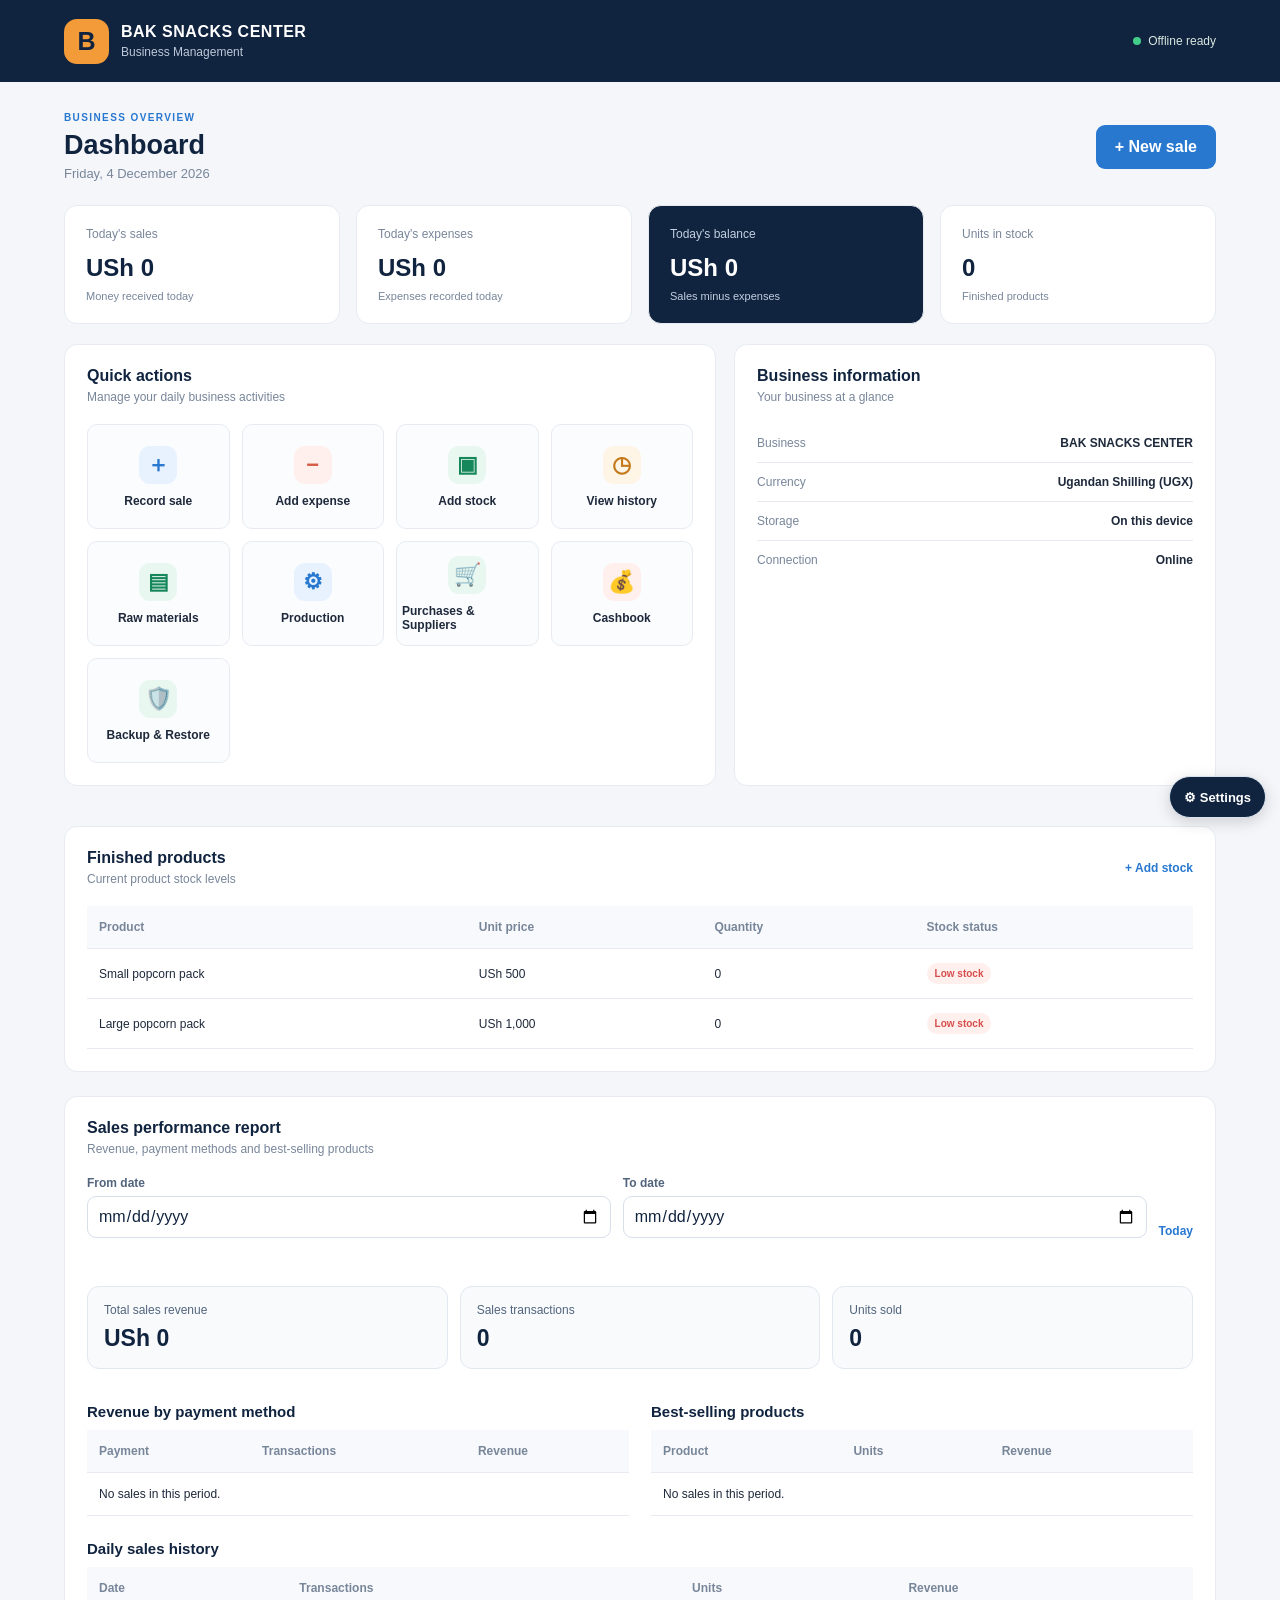
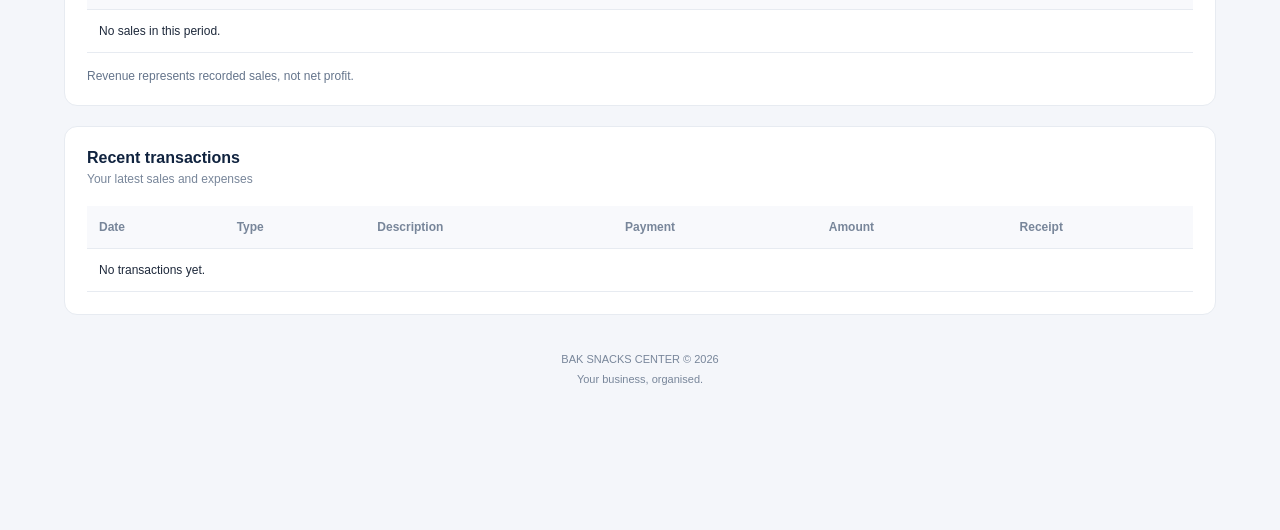
<file: index.html>
<!DOCTYPE html>
<html lang="en">
<head>
    <meta charset="UTF-8">
    <meta name="viewport" content="width=device-width, initial-scale=1.0">
    <meta name="theme-color" content="#10233f">
    <meta name="description" content="BAK SNACKS CENTER business management">
    <title>BAK SNACKS CENTER</title>
    <link rel="manifest" href="manifest.json">
    <link rel="icon" href="icon.svg" type="image/svg+xml">
    <link rel="stylesheet" href="css/style.css">
</head>
<body>

    <header class="topbar">
        <div class="brand">
            <div class="brand-icon">B</div>
            <div>
                <h1>BAK SNACKS CENTER</h1>
                <p>Business Management</p>
            </div>
        </div>
        <div class="status">
            <span class="status-dot"></span>
            <span>Offline ready</span>
        </div>
    </header>

    <main class="container">
        <section class="welcome">
            <div>
                <p class="eyebrow">BUSINESS OVERVIEW</p>
                <h2>Dashboard</h2>
                <p id="today-date" class="muted"></p>
            </div>
            <button class="primary-button" id="sale-button">+ New sale</button>
        </section>

        <section class="stats-grid">
            <article class="stat-card">
                <span class="stat-label">Today's sales</span>
                <strong id="today-sales">UGX 0</strong>
                <span class="stat-note">Money received today</span>
            </article>

            <article class="stat-card">
                <span class="stat-label">Today's expenses</span>
                <strong id="today-expenses">UGX 0</strong>
                <span class="stat-note">Expenses recorded today</span>
            </article>

            <article class="stat-card highlight-card">
                <span class="stat-label">Today's balance</span>
                <strong id="today-balance">UGX 0</strong>
                <span class="stat-note">Sales minus expenses</span>
            </article>

            <article class="stat-card">
                <span class="stat-label">Units in stock</span>
                <strong id="stock-count">0</strong>
                <span class="stat-note">Finished products</span>
            </article>
        </section>

        <section class="content-grid">
            <article class="panel">
                <div class="panel-heading">
                    <div>
                        <h3>Quick actions</h3>
                        <p>Manage your daily business activities</p>
                    </div>
                </div>

                <div class="action-grid">
                    <button class="action-button" id="quick-sale">
                        <span class="action-icon sale-icon">＋</span>
                        <span>Record sale</span>
                    </button>

                    <button class="action-button" id="quick-expense">
                        <span class="action-icon expense-icon">−</span>
                        <span>Add expense</span>
                    </button>

                    <button class="action-button" id="quick-stock">
                        <span class="action-icon stock-icon">▣</span>
                        <span>Add stock</span>
                    </button>

                    <button class="action-button" id="quick-history">
                        <span class="action-icon history-icon">◷</span>
                        <span>View history</span>
                    </button>

                    <a class="action-button" href="raw-materials.html" style="text-decoration:none">
                        <span class="action-icon stock-icon">▤</span>
                        <span>Raw materials</span>
                    </a>

                    <a class="action-button" href="production.html" style="text-decoration:none">
                        <span class="action-icon sale-icon">⚙</span>
                        <span>Production</span>
                    </a>

                    <a class="action-button" href="purchases.html" style="text-decoration:none">
                        <span class="action-icon stock-icon">🛒</span>
                        <span>Purchases & Suppliers</span>
                    </a>

                    <a class="action-button" href="cashbook.html" style="text-decoration:none">
                        <span class="action-icon expense-icon">💰</span>
                        <span>Cashbook</span>
                    </a>
<a class="action-button" href="backup.html" style="text-decoration:none">
  <span class="action-icon stock-icon">🛡️</span>
  <span>Backup & Restore</span>
</a>
                </div>
            </article>

            <article class="panel">
                <div class="panel-heading">
                    <div>
                        <h3>Business information</h3>
                        <p>Your business at a glance</p>
                    </div>
                </div>
                <div class="info-list">
                    <div><span>Business</span><strong>BAK SNACKS CENTER</strong></div>
                    <div><span>Currency</span><strong>Ugandan Shilling (UGX)</strong></div>
                    <div><span>Storage</span><strong>On this device</strong></div>
                    <div><span>Connection</span><strong id="connection-status">Checking...</strong></div>
                </div>
            </article>
        </section>

        <section class="panel inventory-panel">
            <div class="panel-heading">
                <div>
                    <h3>Finished products</h3>
                    <p>Current product stock levels</p>
                </div>
                <button class="text-button" id="stock-button">+ Add stock</button>
            </div>
            <div class="table-wrap">
                <table>
                    <thead>
                        <tr>
                            <th>Product</th>
                            <th>Unit price</th>
                            <th>Quantity</th>
                            <th>Stock status</th>
                        </tr>
                    </thead>
                    <tbody id="products-table">
                        <tr><td colspan="4">Loading products...</td></tr>
                    </tbody>
                </table>
            </div>
        </section>


        <section class="panel sales-report-panel" id="sales-report">
            <div class="panel-heading">
                <div>
                    <h3>Sales performance report</h3>
                    <p>Revenue, payment methods and best-selling products</p>
                </div>
            </div>

            <div class="report-filters">
                <div>
                    <label for="report-from">From date</label>
                    <input type="date" id="report-from">
                </div>
                <div>
                    <label for="report-to">To date</label>
                    <input type="date" id="report-to">
                </div>
                <button type="button" class="text-button" id="report-today">Today</button>
            </div>

            <p id="report-error" class="report-error"></p>

            <div class="report-stat-grid">
                <article class="report-stat">
                    <span>Total sales revenue</span>
                    <strong id="report-revenue">UGX 0</strong>
                </article>
                <article class="report-stat">
                    <span>Sales transactions</span>
                    <strong id="report-count">0</strong>
                </article>
                <article class="report-stat">
                    <span>Units sold</span>
                    <strong id="report-units">0</strong>
                </article>
            </div>

            <div class="report-columns">
                <div class="report-block">
                    <h4>Revenue by payment method</h4>
                    <div class="table-wrap">
                        <table>
                            <thead>
                                <tr><th>Payment</th><th>Transactions</th><th>Revenue</th></tr>
                            </thead>
                            <tbody id="report-payments">
                                <tr><td colspan="3">No sales in this period.</td></tr>
                            </tbody>
                        </table>
                    </div>
                </div>

                <div class="report-block">
                    <h4>Best-selling products</h4>
                    <div class="table-wrap">
                        <table>
                            <thead>
                                <tr><th>Product</th><th>Units</th><th>Revenue</th></tr>
                            </thead>
                            <tbody id="report-products">
                                <tr><td colspan="3">No sales in this period.</td></tr>
                            </tbody>
                        </table>
                    </div>
                </div>
            </div>

            <div class="report-block daily-report-block">
                <h4>Daily sales history</h4>
                <div class="table-wrap">
                    <table>
                        <thead>
                            <tr><th>Date</th><th>Transactions</th><th>Units</th><th>Revenue</th></tr>
                        </thead>
                        <tbody id="report-daily">
                            <tr><td colspan="4">No sales in this period.</td></tr>
                        </tbody>
                    </table>
                </div>
            </div>

            <p class="report-disclaimer">
                Revenue represents recorded sales, not net profit.
            </p>
        </section>

        <section class="panel history-panel" id="history-section">
            <div class="panel-heading">
                <div>
                    <h3>Recent transactions</h3>
                    <p>Your latest sales and expenses</p>
                </div>
            </div>
            <div class="table-wrap">
                <table>
                    <thead>
                        <tr>
                            <th>Date</th>
                            <th>Type</th>
                            <th>Description</th>
                            <th>Payment</th>
                            <th>Amount</th>
                            <th>Receipt</th>
                        </tr>
                    </thead>
                    <tbody id="transactions-table">
                        <tr><td colspan="6">No transactions yet.</td></tr>
                    </tbody>
                </table>
            </div>
        </section>

        <footer>
            <p>BAK SNACKS CENTER &copy; <span id="year"></span></p>
            <p>Your business, organised.</p>
        </footer>
    </main>

    <nav class="bottom-nav">
        <a href="#" class="active">⌂ <span>Home</span></a>
        <button id="nav-sale">＋ <span>Sales</span></button>
        <button id="nav-stock">▣ <span>Stock</span></button>
        <button id="nav-history">◷ <span>History</span></button>
    </nav>

    <!-- Sale dialog -->
    <dialog id="sale-dialog" class="app-dialog">
        <form id="sale-form">
            <div class="dialog-heading">
                <div><p class="eyebrow">TRANSACTION</p><h2>Record a sale</h2></div>
                <button type="button" class="close-button" data-close="sale-dialog">×</button>
            </div>

            <label for="sale-product">Product</label>
            <select id="sale-product" required></select>

            <label for="sale-quantity">Quantity</label>
            <input id="sale-quantity" type="number" min="1" step="1" value="1" required>

            <label for="sale-price">Unit price (UGX)</label>
            <input id="sale-price" type="number" min="1" step="1" required>

            <label for="sale-payment">Payment method</label>
            <select id="sale-payment" required>
                <option value="Cash">Cash</option>
                <option value="MTN Mobile Money">MTN Mobile Money</option>
                <option value="Airtel Money">Airtel Money</option>
            </select>

            <label for="sale-reference">Payment reference (optional)</label>
            <input id="sale-reference" type="text" placeholder="Transaction ID">

            <div class="form-total">
                <span>Total</span>
                <strong id="sale-total">UGX 500</strong>
            </div>

            <button type="submit" class="primary-button full-button">Save sale</button>
            <p class="form-message" id="sale-message"></p>
        </form>
    </dialog>

    <!-- Expense dialog -->
    <dialog id="expense-dialog" class="app-dialog">
        <form id="expense-form">
            <div class="dialog-heading">
                <div><p class="eyebrow">CASHBOOK</p><h2>Add expense</h2></div>
                <button type="button" class="close-button" data-close="expense-dialog">×</button>
            </div>

            <label for="expense-description">Expense description</label>
            <input id="expense-description" type="text" placeholder="e.g. Transport, rent" required>

            <label for="expense-amount">Amount (UGX)</label>
            <input id="expense-amount" type="number" min="1" step="1" required>

            <label for="expense-payment">Payment method</label>
            <select id="expense-payment">
                <option>Cash</option>
                <option>MTN Mobile Money</option>
                <option>Airtel Money</option>
            </select>

            <button type="submit" class="primary-button full-button">Save expense</button>
            <p class="form-message" id="expense-message"></p>
        </form>
    </dialog>

    <!-- Stock dialog -->
    <dialog id="stock-dialog" class="app-dialog">
        <form id="stock-form">
            <div class="dialog-heading">
                <div><p class="eyebrow">INVENTORY</p><h2>Add finished stock</h2></div>
                <button type="button" class="close-button" data-close="stock-dialog">×</button>
            </div>

            <label for="stock-product">Product</label>
            <select id="stock-product" required></select>

            <label for="stock-quantity">Quantity to add</label>
            <input id="stock-quantity" type="number" min="1" step="1" required>

            <button type="submit" class="primary-button full-button">Update stock</button>
            <p class="form-message" id="stock-message"></p>
        </form>
    </dialog>

    <script src="js/app.js"></script>
    <script src="js/security.js"></script>
    <script src="js/pwa.js"></script>
</body>
</html>
</file>
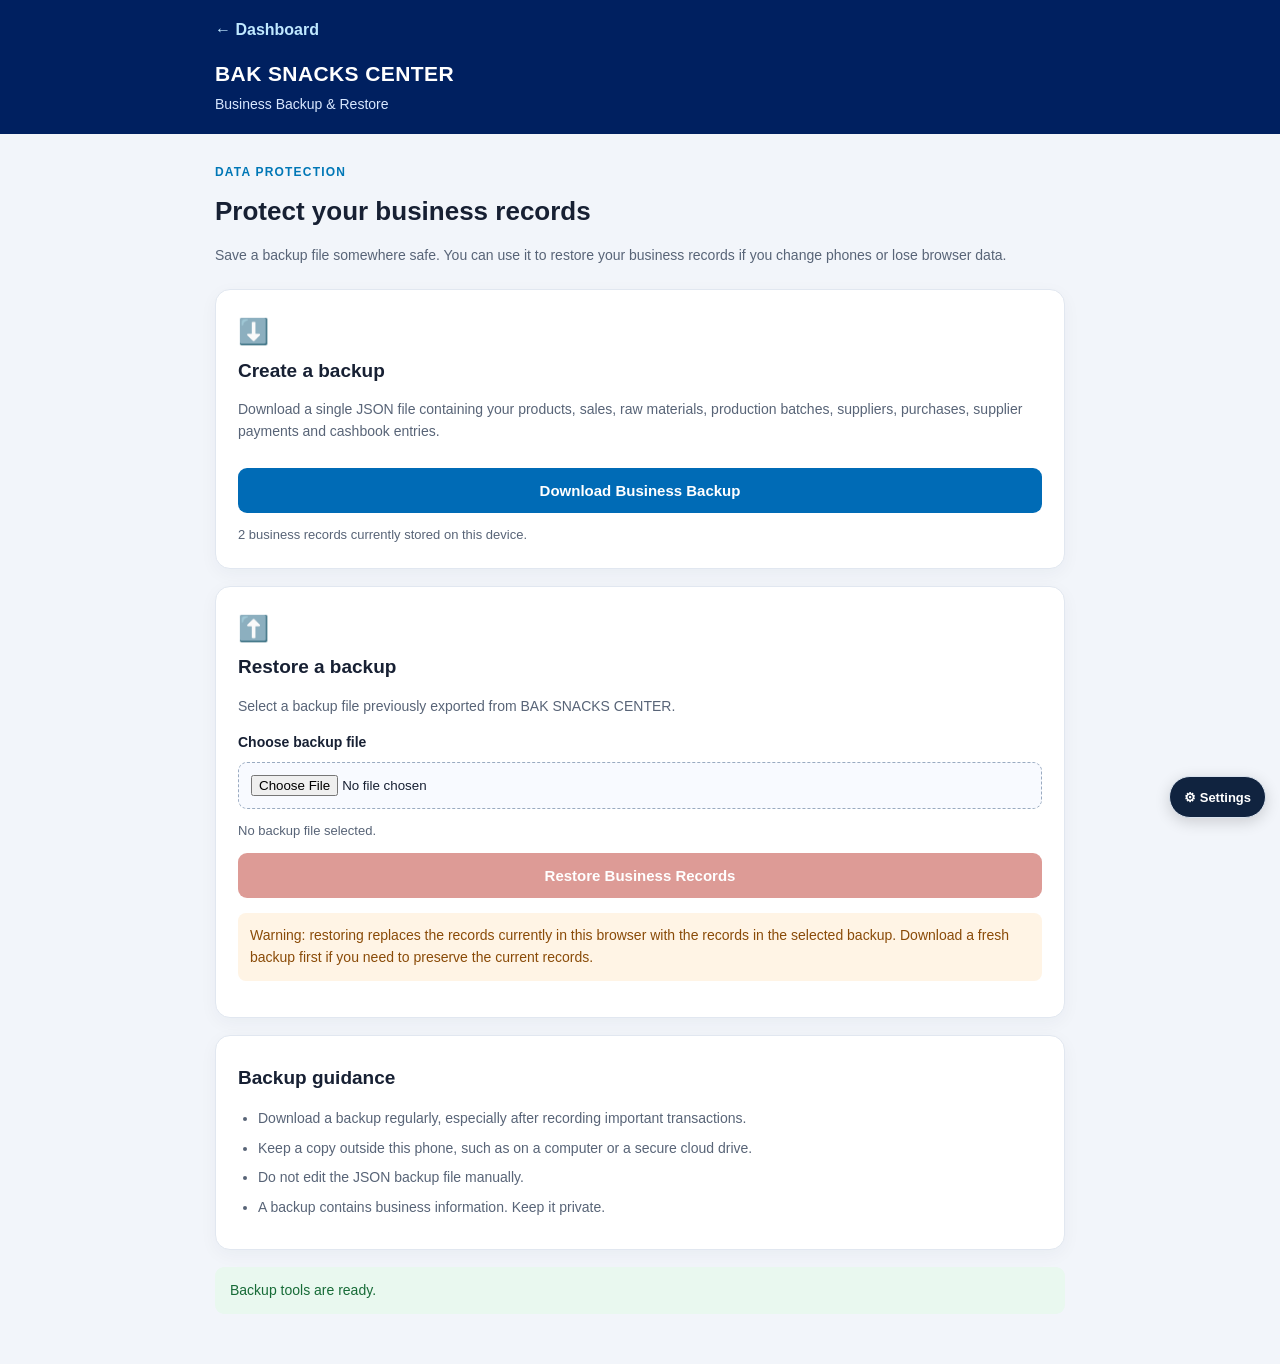
<file: backup.html>
<!DOCTYPE html>
<html lang="en">
<head>
  <meta charset="UTF-8">
  <meta name="viewport" content="width=device-width, initial-scale=1.0">
  <meta name="theme-color" content="#002060">
  <title>Backup & Restore | BAK SNACKS CENTER</title>
  <link rel="stylesheet" href="css/backup.css">
  <script src="js/backup.js" defer></script>
    <link rel="manifest" href="manifest.json">
</head>
<body>
  <header class="topbar">
    <a class="back-link" href="index.html">← Dashboard</a>
    <div>
      <h1>BAK SNACKS CENTER</h1>
      <p>Business Backup & Restore</p>
    </div>
  </header>

  <main class="container">
    <section class="intro">
      <span class="eyebrow">DATA PROTECTION</span>
      <h2>Protect your business records</h2>
      <p>Save a backup file somewhere safe. You can use it to restore your business records if you change phones or lose browser data.</p>
    </section>

    <section class="panel">
      <div class="panel-icon">⬇️</div>
      <h2>Create a backup</h2>
      <p>Download a single JSON file containing your products, sales, raw materials, production batches, suppliers, purchases, supplier payments and cashbook entries.</p>
      <button id="export-button" class="primary-button" disabled>Download Business Backup</button>
      <div id="backup-info" class="info-text">Connecting to your business database…</div>
    </section>

    <section class="panel">
      <div class="panel-icon">⬆️</div>
      <h2>Restore a backup</h2>
      <p>Select a backup file previously exported from BAK SNACKS CENTER.</p>
      <label class="file-label" for="backup-file">Choose backup file</label>
      <input id="backup-file" type="file" accept=".json,application/json">
      <div id="file-info" class="info-text">No backup file selected.</div>
      <button id="restore-button" class="danger-button" disabled>Restore Business Records</button>
      <p class="warning">
        Warning: restoring replaces the records currently in this browser with the records in the selected backup. Download a fresh backup first if you need to preserve the current records.
      </p>
    </section>

    <section class="panel">
      <h2>Backup guidance</h2>
      <ul>
        <li>Download a backup regularly, especially after recording important transactions.</li>
        <li>Keep a copy outside this phone, such as on a computer or a secure cloud drive.</li>
        <li>Do not edit the JSON backup file manually.</li>
        <li>A backup contains business information. Keep it private.</li>
      </ul>
    </section>

    <div id="status" class="status" role="status" aria-live="polite">Preparing backup tools…</div>
  </main>
    <script src="js/security.js"></script>
    <script src="js/pwa.js"></script>
</body>
</html>
</file>
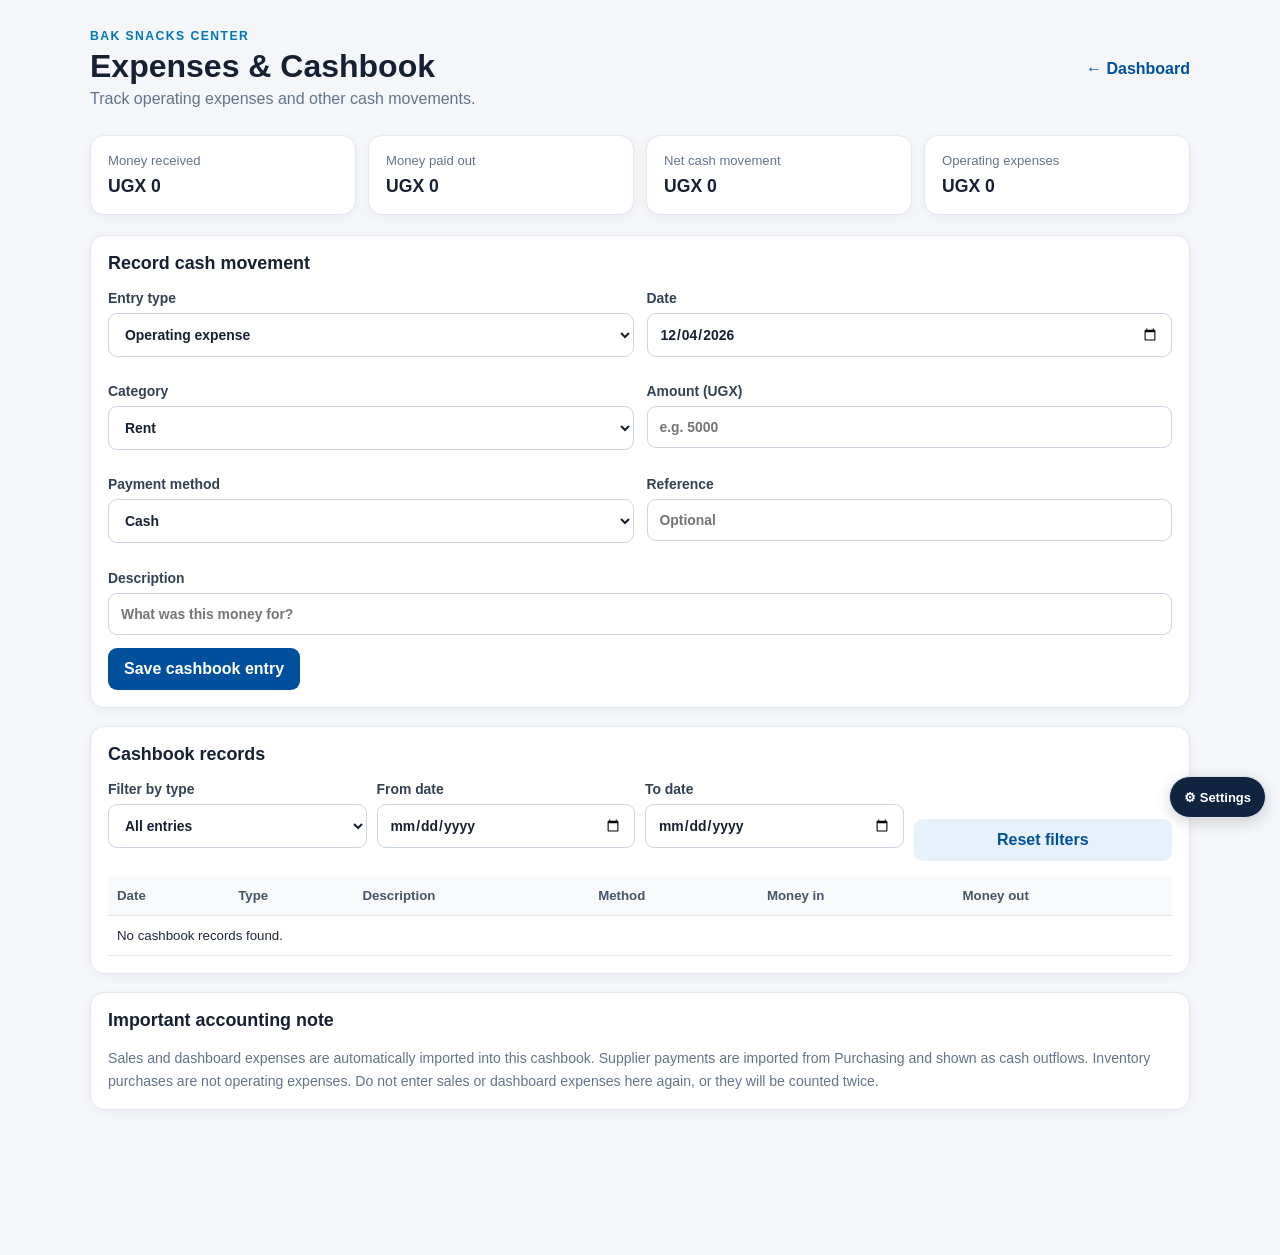
<file: cashbook.html>
<!DOCTYPE html>
<html lang="en">
<head>
  <meta charset="UTF-8">
  <meta name="viewport" content="width=device-width, initial-scale=1">
  <meta name="theme-color" content="#002060">
  <title>Expenses & Cashbook | BAK SNACKS CENTER</title>
  <link rel="stylesheet" href="css/style.css">
  <link rel="stylesheet" href="css/cashbook.css">
    <link rel="manifest" href="manifest.json">
</head>
<body>
<main class="cashbook-page">
  <header class="page-header">
    <div>
      <p class="eyebrow">BAK SNACKS CENTER</p>
      <h1>Expenses & Cashbook</h1>
      <p>Track operating expenses and other cash movements.</p>
    </div>
    <a href="index.html">← Dashboard</a>
  </header>

  <section class="summary-grid">
    <article><span>Money received</span><strong id="moneyIn">UGX 0</strong></article>
    <article><span>Money paid out</span><strong id="moneyOut">UGX 0</strong></article>
    <article><span>Net cash movement</span><strong id="netMovement">UGX 0</strong></article>
    <article><span>Operating expenses</span><strong id="expenseTotal">UGX 0</strong></article>
  </section>

  <section class="panel">
    <h2>Record cash movement</h2>
    <form id="entryForm">
      <div class="form-grid">
        <label>Entry type
          <select id="entryType" required>
            <option value="expense">Operating expense</option>
            <option value="income">Other income</option>
          </select>
        </label>
        <label>Date
          <input type="date" id="entryDate" required>
        </label>
        <label>Category
          <select id="entryCategory" required>
            <option value="Rent">Rent</option>
            <option value="Transport">Transport</option>
            <option value="Electricity">Electricity</option>
            <option value="Water">Water</option>
            <option value="Wages">Wages</option>
            <option value="Packaging">Packaging expense</option>
            <option value="Maintenance">Maintenance</option>
            <option value="Communication">Communication</option>
            <option value="Marketing">Marketing</option>
            <option value="Other">Other</option>
          </select>
        </label>
        <label>Amount (UGX)
          <input type="number" id="entryAmount" min="1" step="1" required placeholder="e.g. 5000">
        </label>
        <label>Payment method
          <select id="entryMethod" required>
            <option value="Cash">Cash</option>
            <option value="MTN Mobile Money">MTN Mobile Money</option>
            <option value="Airtel Money">Airtel Money</option>
          </select>
        </label>
        <label>Reference
          <input id="entryReference" maxlength="80" placeholder="Optional">
        </label>
      </div>
      <label>Description
        <input id="entryDescription" maxlength="200" placeholder="What was this money for?" required>
      </label>
      <button type="submit" class="primary-button">Save cashbook entry</button>
      <p id="entryMessage" aria-live="polite"></p>
    </form>
  </section>

  <section class="panel">
    <h2>Cashbook records</h2>
    <div class="filters">
      <label>Filter by type
        <select id="filterType">
          <option value="all">All entries</option>
          <option value="income">Money received</option>
          <option value="expense">Operating expenses</option>
          <option value="supplier">Supplier payments</option>
        </select>
      </label>
      <label>From date
        <input type="date" id="filterFrom">
      </label>
      <label>To date
        <input type="date" id="filterTo">
      </label>
      <button type="button" id="resetFilters" class="secondary-button">Reset filters</button>
    </div>

    <div class="table-wrap">
      <table>
        <thead>
          <tr>
            <th>Date</th><th>Type</th><th>Description</th>
            <th>Method</th><th>Money in</th><th>Money out</th>
          </tr>
        </thead>
        <tbody id="cashbookRows">
          <tr><td colspan="6">Loading records...</td></tr>
        </tbody>
      </table>
    </div>
  </section>

  <section class="panel">
    <h2>Important accounting note</h2>
    <p class="accounting-note">
      Sales and dashboard expenses are automatically imported into this cashbook.
      Supplier payments are imported from Purchasing and shown as cash outflows.
      Inventory purchases are not operating expenses. Do not enter sales or dashboard
      expenses here again, or they will be counted twice.
    </p>
  </section>
</main>
<script src="js/cashbook.js"></script>
    <script src="js/security.js"></script>
    <script src="js/pwa.js"></script>
</body>
</html>
</file>
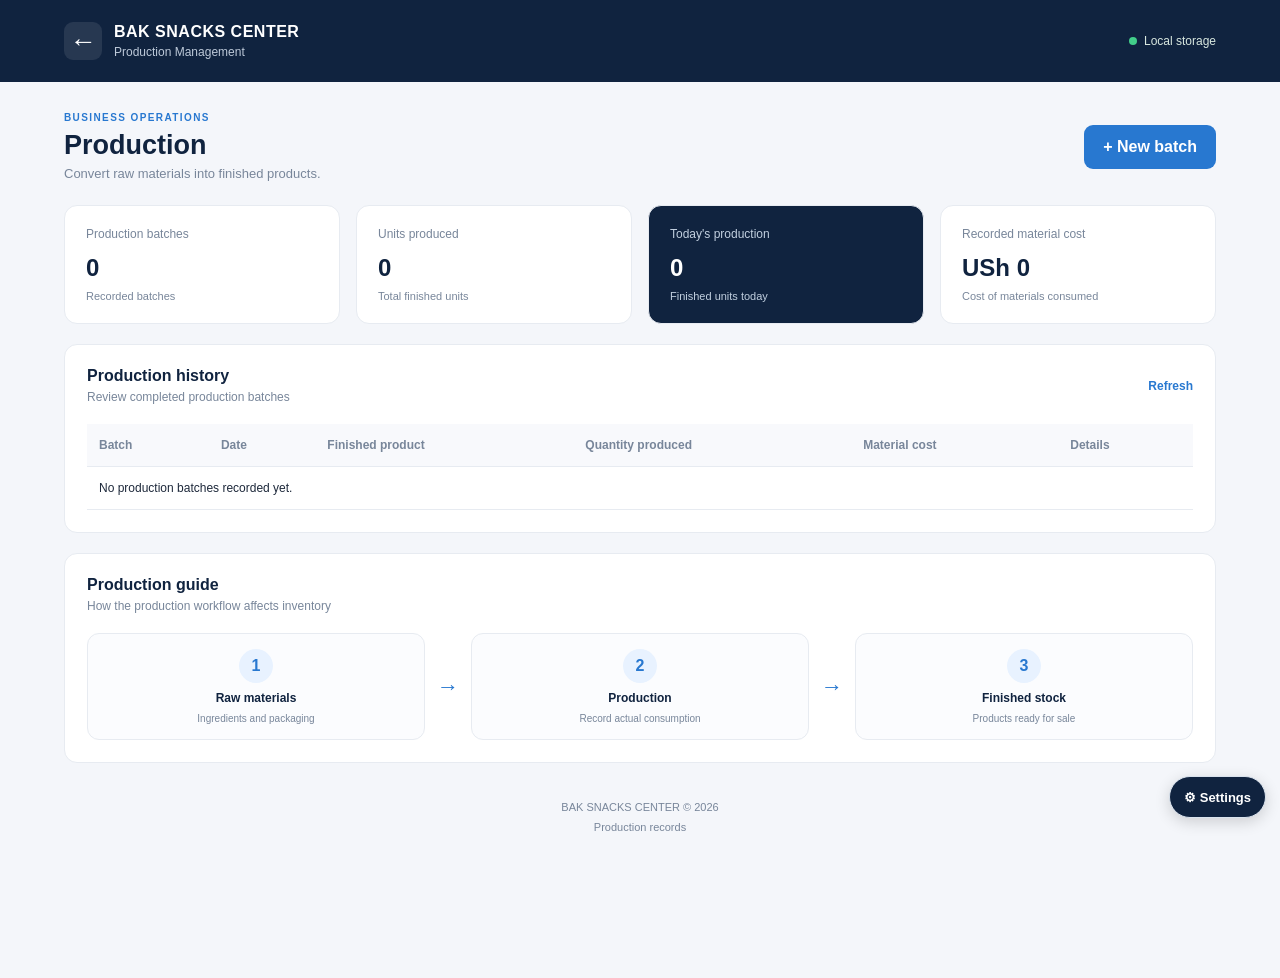
<file: production.html>
<!DOCTYPE html>
<html lang="en">
<head>
    <meta charset="UTF-8">
    <meta name="viewport" content="width=device-width, initial-scale=1.0">
    <meta name="theme-color" content="#10233f">
    <title>Production | BAK SNACKS CENTER</title>
    <link rel="manifest" href="manifest.json">
    <link rel="stylesheet" href="css/style.css">
    <link rel="stylesheet" href="css/production.css">
</head>
<body>
    <header class="topbar">
        <div class="brand">
            <a class="back-link" href="index.html" aria-label="Back to dashboard">←</a>
            <div>
                <h1>BAK SNACKS CENTER</h1>
                <p>Production Management</p>
            </div>
        </div>
        <div class="status"><span class="status-dot"></span> Local storage</div>
    </header>

    <main class="container">
        <section class="welcome">
            <div>
                <p class="eyebrow">BUSINESS OPERATIONS</p>
                <h2>Production</h2>
                <p class="muted">Convert raw materials into finished products.</p>
            </div>
            <button class="primary-button" id="new-batch-button">+ New batch</button>
        </section>

        <section class="stats-grid production-stats">
            <article class="stat-card">
                <span class="stat-label">Production batches</span>
                <strong id="batch-count">0</strong>
                <span class="stat-note">Recorded batches</span>
            </article>
            <article class="stat-card">
                <span class="stat-label">Units produced</span>
                <strong id="units-produced">0</strong>
                <span class="stat-note">Total finished units</span>
            </article>
            <article class="stat-card highlight-card">
                <span class="stat-label">Today's production</span>
                <strong id="today-produced">0</strong>
                <span class="stat-note">Finished units today</span>
            </article>
            <article class="stat-card">
                <span class="stat-label">Recorded material cost</span>
                <strong id="material-cost">UGX 0</strong>
                <span class="stat-note">Cost of materials consumed</span>
            </article>
        </section>

        <section class="panel">
            <div class="panel-heading">
                <div>
                    <h3>Production history</h3>
                    <p>Review completed production batches</p>
                </div>
                <button class="text-button" id="refresh-button">Refresh</button>
            </div>
            <div class="table-wrap">
                <table>
                    <thead>
                        <tr>
                            <th>Batch</th>
                            <th>Date</th>
                            <th>Finished product</th>
                            <th>Quantity produced</th>
                            <th>Material cost</th>
                            <th>Details</th>
                        </tr>
                    </thead>
                    <tbody id="production-table">
                        <tr><td colspan="6">Loading production records...</td></tr>
                    </tbody>
                </table>
            </div>
        </section>

        <section class="panel">
            <div class="panel-heading">
                <div>
                    <h3>Production guide</h3>
                    <p>How the production workflow affects inventory</p>
                </div>
            </div>
            <div class="production-flow">
                <div class="flow-step">
                    <span>1</span>
                    <strong>Raw materials</strong>
                    <small>Ingredients and packaging</small>
                </div>
                <div class="flow-arrow">→</div>
                <div class="flow-step">
                    <span>2</span>
                    <strong>Production</strong>
                    <small>Record actual consumption</small>
                </div>
                <div class="flow-arrow">→</div>
                <div class="flow-step">
                    <span>3</span>
                    <strong>Finished stock</strong>
                    <small>Products ready for sale</small>
                </div>
            </div>
        </section>

        <footer>
            <p>BAK SNACKS CENTER &copy; <span id="year"></span></p>
            <p>Production records</p>
        </footer>
    </main>

    <dialog id="production-dialog" class="app-dialog production-dialog">
        <form id="production-form">
            <div class="dialog-heading">
                <div>
                    <p class="eyebrow">NEW PRODUCTION RECORD</p>
                    <h2>Record production</h2>
                </div>
                <button type="button" class="close-button" data-close="production-dialog">×</button>
            </div>

            <label for="production-product">Finished product</label>
            <select id="production-product" required></select>

            <label for="production-quantity">Quantity produced</label>
            <input id="production-quantity" type="number" min="1" step="1" required>

            <div class="materials-title">
                <div>
                    <h3>Materials consumed</h3>
                    <p>Enter the actual quantity used in this batch.</p>
                </div>
                <button type="button" class="text-button" id="add-consumption-row">+ Add material</button>
            </div>

            <div id="consumption-rows"></div>

            <label for="production-notes">Production notes (optional)</label>
            <textarea id="production-notes" rows="2" maxlength="300"
                placeholder="e.g. Batch observations"></textarea>

            <div class="production-summary">
                <div><span>Material cost</span><strong id="batch-cost">UGX 0</strong></div>
                <div><span>Production date</span><strong id="batch-date"></strong></div>
            </div>

            <button type="submit" class="primary-button full-button">Complete production batch</button>
            <p class="form-message" id="production-message"></p>
        </form>
    </dialog>

    <dialog id="batch-details-dialog" class="app-dialog">
        <div class="dialog-heading">
            <div><p class="eyebrow">PRODUCTION HISTORY</p><h2>Batch details</h2></div>
            <button type="button" class="close-button" data-close="batch-details-dialog">×</button>
        </div>
        <div id="batch-details-content"></div>
    </dialog>

    <script src="js/production.js"></script>
    <script src="js/security.js"></script>
    <script src="js/pwa.js"></script>
</body>
</html>
</file>
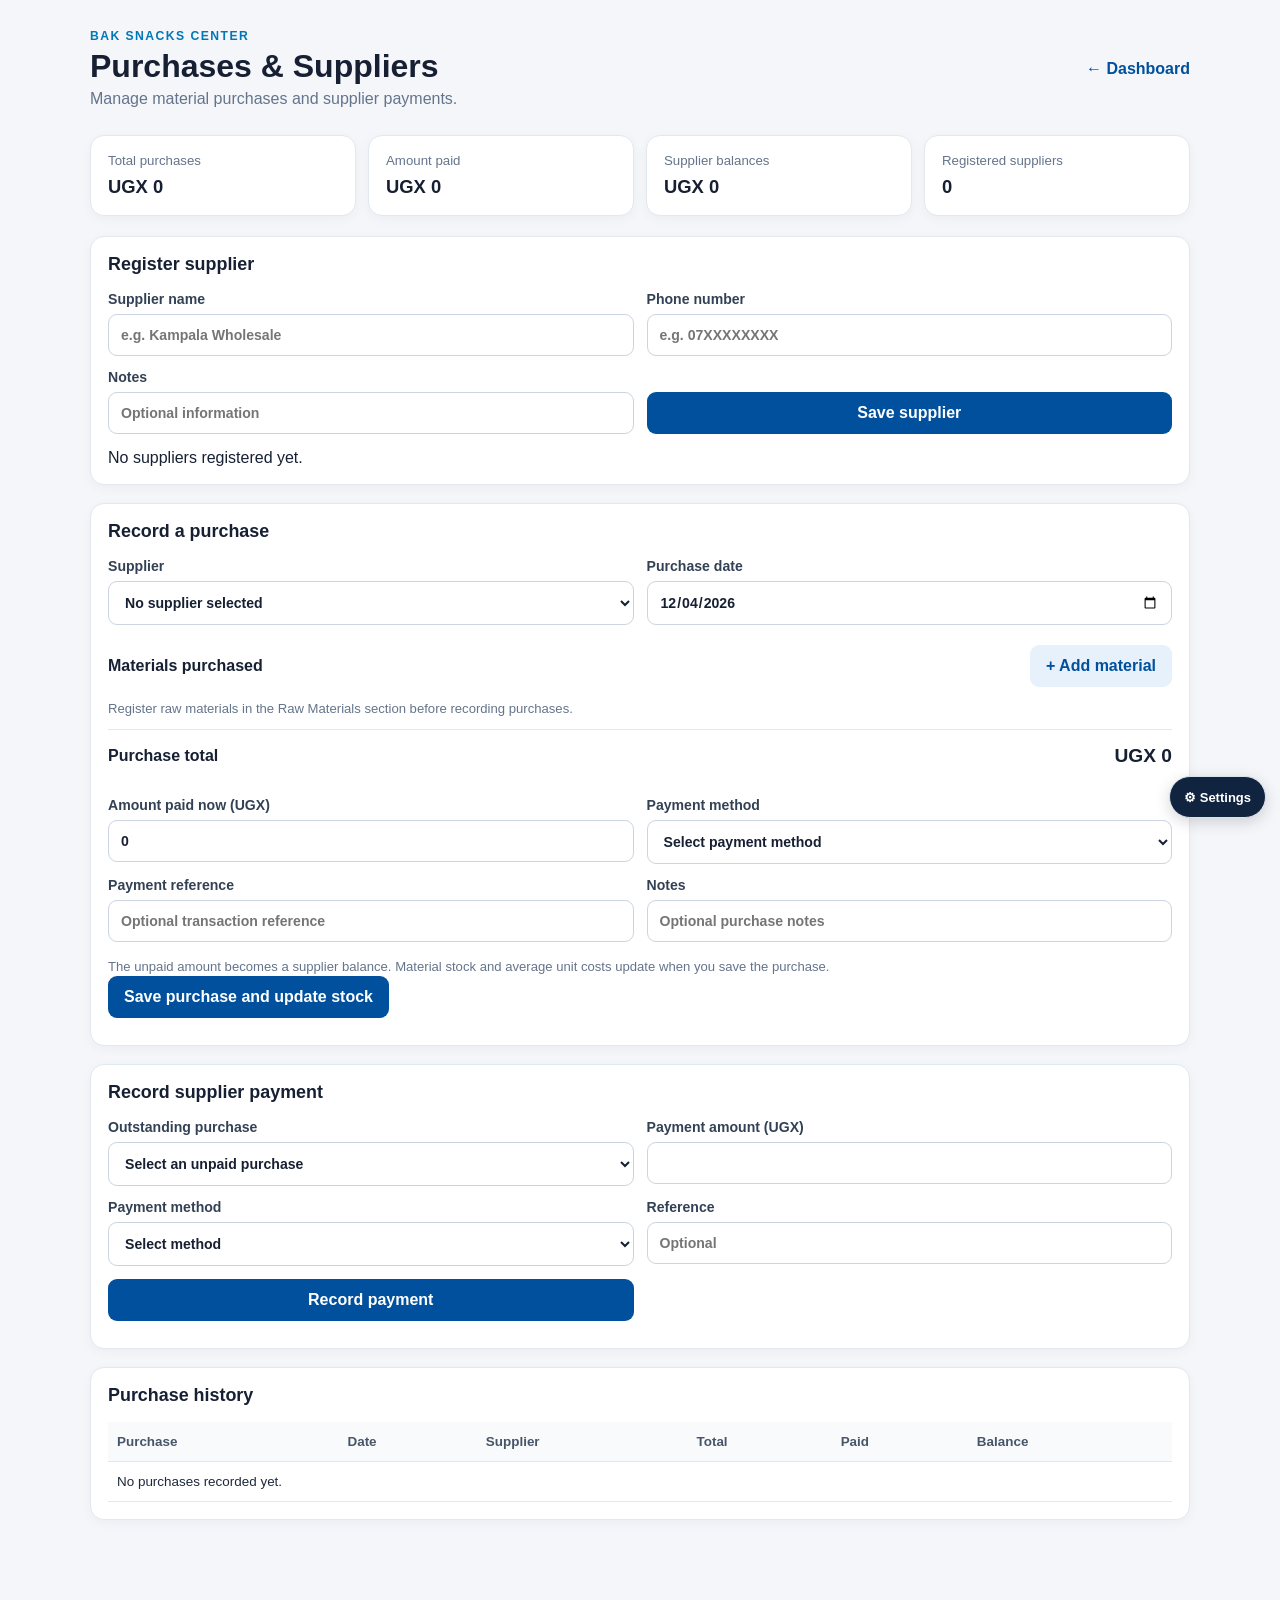
<file: purchases.html>
<!DOCTYPE html>
<html lang="en">
<head>
  <meta charset="UTF-8">
  <meta name="viewport" content="width=device-width, initial-scale=1.0">
  <meta name="theme-color" content="#002060">
  <title>Purchases & Suppliers | BAK SNACKS CENTER</title>
  <link rel="stylesheet" href="css/style.css">
  <link rel="stylesheet" href="css/purchases.css">
    <link rel="manifest" href="manifest.json">
</head>
<body>
  <main class="purchases-page">
    <header class="purchase-header">
      <div>
        <p class="eyebrow">BAK SNACKS CENTER</p>
        <h1>Purchases & Suppliers</h1>
        <p>Manage material purchases and supplier payments.</p>
      </div>
      <a class="back-link" href="index.html">← Dashboard</a>
    </header>

    <section class="purchase-stats">
      <article class="purchase-stat">
        <span>Total purchases</span>
        <strong id="totalPurchases">UGX 0</strong>
      </article>
      <article class="purchase-stat">
        <span>Amount paid</span>
        <strong id="totalPaid">UGX 0</strong>
      </article>
      <article class="purchase-stat">
        <span>Supplier balances</span>
        <strong id="totalOutstanding">UGX 0</strong>
      </article>
      <article class="purchase-stat">
        <span>Registered suppliers</span>
        <strong id="supplierCount">0</strong>
      </article>
    </section>

    <section class="purchase-panel">
      <h2>Register supplier</h2>
      <form id="supplierForm" class="supplier-form">
        <label>
          Supplier name
          <input id="supplierName" required maxlength="80" placeholder="e.g. Kampala Wholesale">
        </label>
        <label>
          Phone number
          <input id="supplierPhone" maxlength="25" placeholder="e.g. 07XXXXXXXX">
        </label>
        <label>
          Notes
          <input id="supplierNotes" maxlength="200" placeholder="Optional information">
        </label>
        <button type="submit">Save supplier</button>
      </form>
      <div id="supplierMessage" class="message" aria-live="polite"></div>
      <div id="supplierList" class="supplier-list"></div>
    </section>

    <section class="purchase-panel">
      <h2>Record a purchase</h2>
      <form id="purchaseForm">
        <div class="form-grid">
          <label>
            Supplier
            <select id="purchaseSupplier">
              <option value="">No supplier selected</option>
            </select>
          </label>
          <label>
            Purchase date
            <input type="date" id="purchaseDate" required>
          </label>
        </div>

        <div class="section-subheading">
          <h3>Materials purchased</h3>
          <button type="button" class="secondary-button" id="addItemButton">+ Add material</button>
        </div>

        <div id="purchaseItems"></div>

        <div class="purchase-total">
          <span>Purchase total</span>
          <strong id="purchaseTotal">UGX 0</strong>
        </div>

        <div class="form-grid">
          <label>
            Amount paid now (UGX)
            <input type="number" id="purchasePaid" min="0" step="1" value="0" required>
          </label>
          <label>
            Payment method
            <select id="purchaseMethod">
              <option value="">Select payment method</option>
              <option value="Cash">Cash</option>
              <option value="MTN Mobile Money">MTN Mobile Money</option>
              <option value="Airtel Money">Airtel Money</option>
            </select>
          </label>
          <label>
            Payment reference
            <input id="purchaseReference" maxlength="80" placeholder="Optional transaction reference">
          </label>
          <label>
            Notes
            <input id="purchaseNotes" maxlength="200" placeholder="Optional purchase notes">
          </label>
        </div>

        <p class="help-text">
          The unpaid amount becomes a supplier balance. Material stock and average unit costs
          update when you save the purchase.
        </p>
        <button type="submit" class="primary-button">Save purchase and update stock</button>
        <div id="purchaseMessage" class="message" aria-live="polite"></div>
      </form>
    </section>

    <section class="purchase-panel">
      <h2>Record supplier payment</h2>
      <form id="paymentForm" class="payment-form">
        <label>
          Outstanding purchase
          <select id="paymentPurchase" required>
            <option value="">Select an unpaid purchase</option>
          </select>
        </label>
        <label>
          Payment amount (UGX)
          <input type="number" id="paymentAmount" min="1" step="1" required>
        </label>
        <label>
          Payment method
          <select id="paymentMethod" required>
            <option value="">Select method</option>
            <option value="Cash">Cash</option>
            <option value="MTN Mobile Money">MTN Mobile Money</option>
            <option value="Airtel Money">Airtel Money</option>
          </select>
        </label>
        <label>
          Reference
          <input id="paymentReference" maxlength="80" placeholder="Optional">
        </label>
        <button type="submit">Record payment</button>
      </form>
      <div id="paymentMessage" class="message" aria-live="polite"></div>
    </section>

    <section class="purchase-panel">
      <h2>Purchase history</h2>
      <div class="table-wrap">
        <table>
          <thead>
            <tr>
              <th>Purchase</th>
              <th>Date</th>
              <th>Supplier</th>
              <th>Total</th>
              <th>Paid</th>
              <th>Balance</th>
            </tr>
          </thead>
          <tbody id="purchaseHistory">
            <tr><td colspan="6">Loading purchases...</td></tr>
          </tbody>
        </table>
      </div>
    </section>
  </main>

  <script src="js/purchases.js"></script>
    <script src="js/security.js"></script>
    <script src="js/pwa.js"></script>
</body>
</html>
</file>
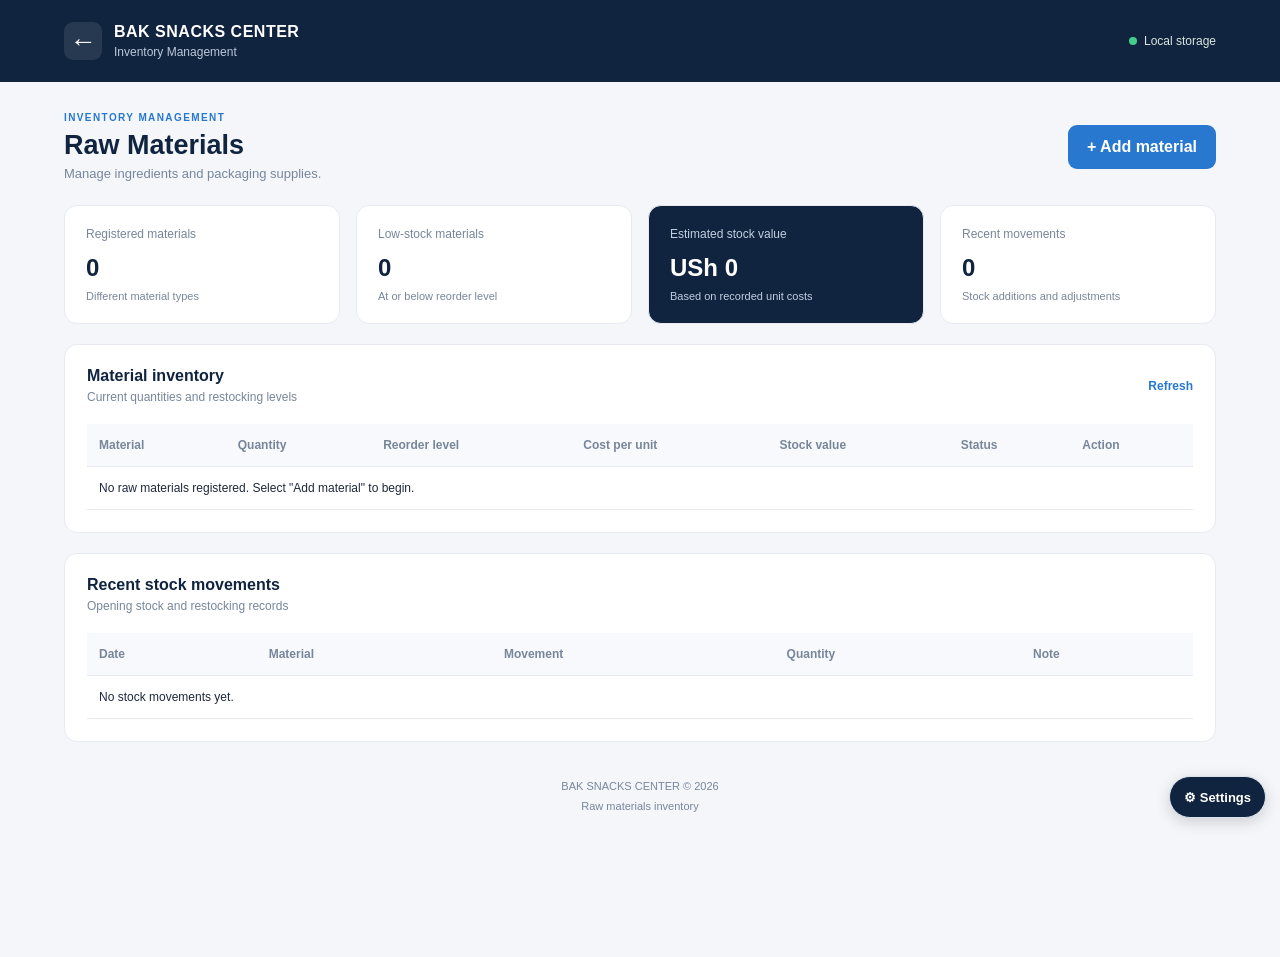
<file: raw-materials.html>
<!DOCTYPE html>
<html lang="en">
<head>
    <meta charset="UTF-8">
    <meta name="viewport" content="width=device-width, initial-scale=1.0">
    <meta name="theme-color" content="#10233f">
    <title>Raw Materials | BAK SNACKS CENTER</title>
    <link rel="manifest" href="manifest.json">
    <link rel="stylesheet" href="css/style.css">
    <link rel="stylesheet" href="css/raw-materials.css">
</head>
<body>
    <header class="topbar">
        <div class="brand">
            <a class="back-link" href="index.html" aria-label="Back to dashboard">←</a>
            <div>
                <h1>BAK SNACKS CENTER</h1>
                <p>Inventory Management</p>
            </div>
        </div>
        <div class="status"><span class="status-dot"></span> Local storage</div>
    </header>

    <main class="container">
        <section class="welcome">
            <div>
                <p class="eyebrow">INVENTORY MANAGEMENT</p>
                <h2>Raw Materials</h2>
                <p class="muted">Manage ingredients and packaging supplies.</p>
            </div>
            <button class="primary-button" id="add-material-button">+ Add material</button>
        </section>

        <section class="stats-grid material-stats">
            <article class="stat-card">
                <span class="stat-label">Registered materials</span>
                <strong id="material-count">0</strong>
                <span class="stat-note">Different material types</span>
            </article>
            <article class="stat-card">
                <span class="stat-label">Low-stock materials</span>
                <strong id="low-stock-count">0</strong>
                <span class="stat-note">At or below reorder level</span>
            </article>
            <article class="stat-card highlight-card">
                <span class="stat-label">Estimated stock value</span>
                <strong id="stock-value">UGX 0</strong>
                <span class="stat-note">Based on recorded unit costs</span>
            </article>
            <article class="stat-card">
                <span class="stat-label">Recent movements</span>
                <strong id="movement-count">0</strong>
                <span class="stat-note">Stock additions and adjustments</span>
            </article>
        </section>

        <section class="panel">
            <div class="panel-heading">
                <div>
                    <h3>Material inventory</h3>
                    <p>Current quantities and restocking levels</p>
                </div>
                <button class="text-button" id="refresh-button">Refresh</button>
            </div>

            <div class="table-wrap">
                <table>
                    <thead>
                        <tr>
                            <th>Material</th>
                            <th>Quantity</th>
                            <th>Reorder level</th>
                            <th>Cost per unit</th>
                            <th>Stock value</th>
                            <th>Status</th>
                            <th>Action</th>
                        </tr>
                    </thead>
                    <tbody id="materials-table">
                        <tr><td colspan="7">Loading materials...</td></tr>
                    </tbody>
                </table>
            </div>
        </section>

        <section class="panel">
            <div class="panel-heading">
                <div>
                    <h3>Recent stock movements</h3>
                    <p>Opening stock and restocking records</p>
                </div>
            </div>
            <div class="table-wrap">
                <table>
                    <thead>
                        <tr>
                            <th>Date</th>
                            <th>Material</th>
                            <th>Movement</th>
                            <th>Quantity</th>
                            <th>Note</th>
                        </tr>
                    </thead>
                    <tbody id="movements-table">
                        <tr><td colspan="5">No stock movements yet.</td></tr>
                    </tbody>
                </table>
            </div>
        </section>

        <footer>
            <p>BAK SNACKS CENTER &copy; <span id="year"></span></p>
            <p>Raw materials inventory</p>
        </footer>
    </main>

    <dialog id="material-dialog" class="app-dialog">
        <form id="material-form">
            <div class="dialog-heading">
                <div><p class="eyebrow">NEW INVENTORY ITEM</p><h2>Register material</h2></div>
                <button type="button" class="close-button" data-close="material-dialog">×</button>
            </div>

            <label for="material-name">Material name</label>
            <input id="material-name" type="text" placeholder="e.g. Popcorn kernels" required maxlength="80">

            <label for="material-unit">Measurement unit</label>
            <select id="material-unit" required>
                <option value="kg">Kilograms (kg)</option>
                <option value="g">Grams (g)</option>
                <option value="litres">Litres</option>
                <option value="ml">Millilitres (ml)</option>
                <option value="pieces">Pieces</option>
                <option value="packets">Packets</option>
                <option value="bags">Bags</option>
            </select>

            <label for="material-quantity">Opening quantity</label>
            <input id="material-quantity" type="number" min="0" step="0.001" value="0" required>

            <label for="material-reorder">Minimum stock level</label>
            <input id="material-reorder" type="number" min="0" step="0.001" value="1" required>

            <label for="material-cost">Cost per unit (UGX)</label>
            <input id="material-cost" type="number" min="0" step="1" value="0" required>

            <button type="submit" class="primary-button full-button">Save material</button>
            <p class="form-message" id="material-message"></p>
        </form>
    </dialog>

    <dialog id="restock-dialog" class="app-dialog">
        <form id="restock-form">
            <div class="dialog-heading">
                <div><p class="eyebrow">INVENTORY UPDATE</p><h2>Restock material</h2></div>
                <button type="button" class="close-button" data-close="restock-dialog">×</button>
            </div>

            <input type="hidden" id="restock-material-id">

            <label for="restock-material-name">Material</label>
            <input id="restock-material-name" type="text" readonly>

            <label for="restock-quantity">Quantity received</label>
            <input id="restock-quantity" type="number" min="0.001" step="0.001" required>

            <label for="restock-cost">Updated cost per unit (UGX)</label>
            <input id="restock-cost" type="number" min="0" step="1" required>

            <label for="restock-note">Note (optional)</label>
            <input id="restock-note" type="text" maxlength="120" placeholder="Supplier or purchase details">

            <button type="submit" class="primary-button full-button">Save restock</button>
            <p class="form-message" id="restock-message"></p>
        </form>
    </dialog>

    <script src="js/raw-materials.js"></script>
    <script src="js/security.js"></script>
    <script src="js/pwa.js"></script>
</body>
</html>
</file>
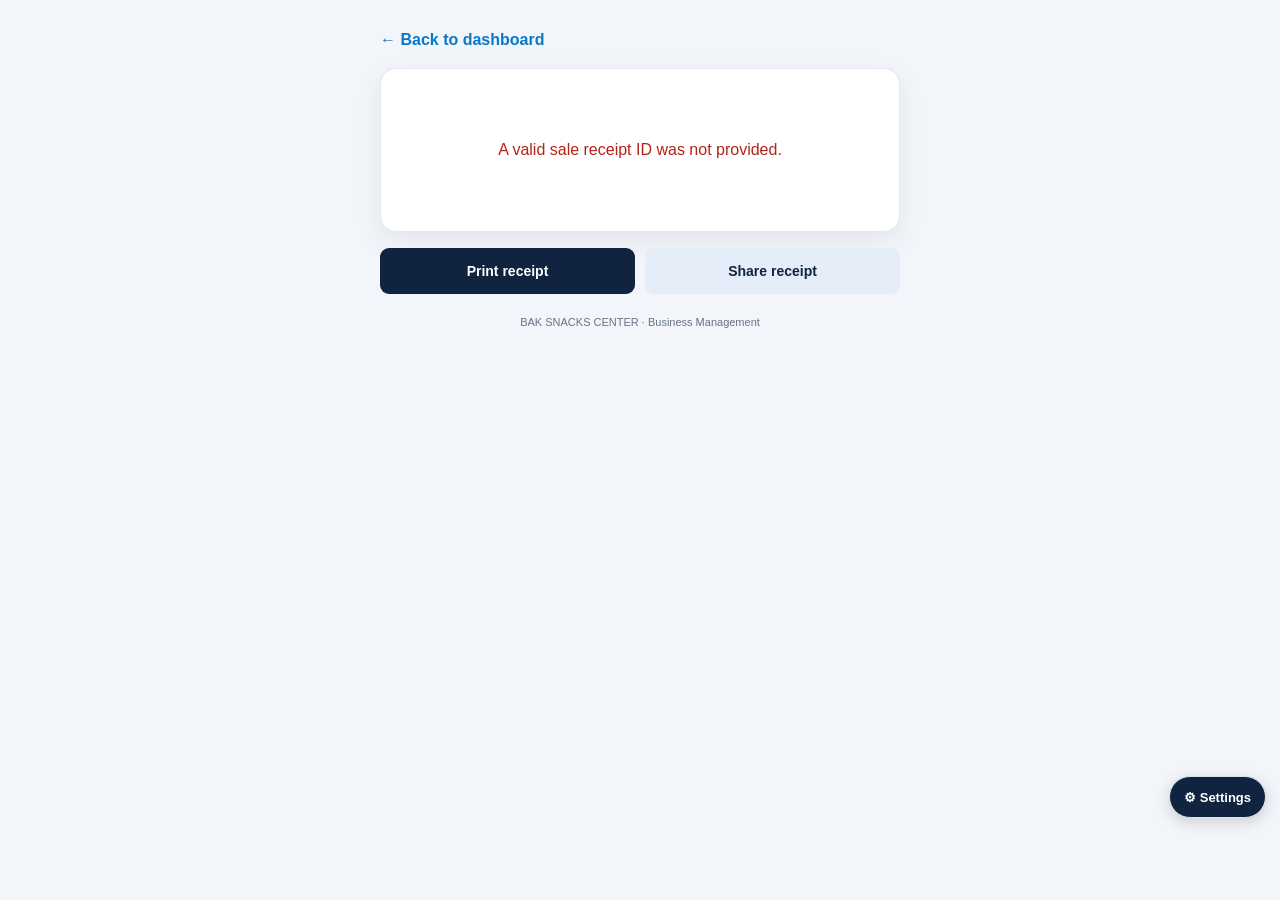
<file: receipt.html>
<!DOCTYPE html>
<html lang="en">
<head>
    <meta charset="UTF-8">
    <meta name="viewport" content="width=device-width, initial-scale=1.0">
    <meta name="theme-color" content="#10233f">
    <meta name="description" content="BAK SNACKS CENTER sales receipt">
    <title>Sales Receipt | BAK SNACKS CENTER</title>
    <link rel="icon" href="icon.svg" type="image/svg+xml">
    <link rel="stylesheet" href="css/receipt.css">
    <link rel="manifest" href="manifest.json">
</head>
<body>
    <main class="receipt-page">
        <nav class="receipt-navigation no-print">
            <a href="index.html">← Back to dashboard</a>
        </nav>

        <section class="receipt-card" id="receipt-card">
            <div id="receipt-content" class="receipt-content">
                <p class="loading-message">Loading receipt...</p>
            </div>
        </section>

        <div class="receipt-actions no-print" id="receipt-actions" hidden>
            <button type="button" id="print-button" class="button button-primary">
                Print receipt
            </button>
            <button type="button" id="share-button" class="button button-secondary">
                Share receipt
            </button>
        </div>

        <p class="page-footer no-print">BAK SNACKS CENTER · Business Management</p>
    </main>

    <script src="js/security.js"></script>
    <script src="js/receipt.js"></script>
    <script src="js/pwa.js"></script>
</body>
</html>
</file>
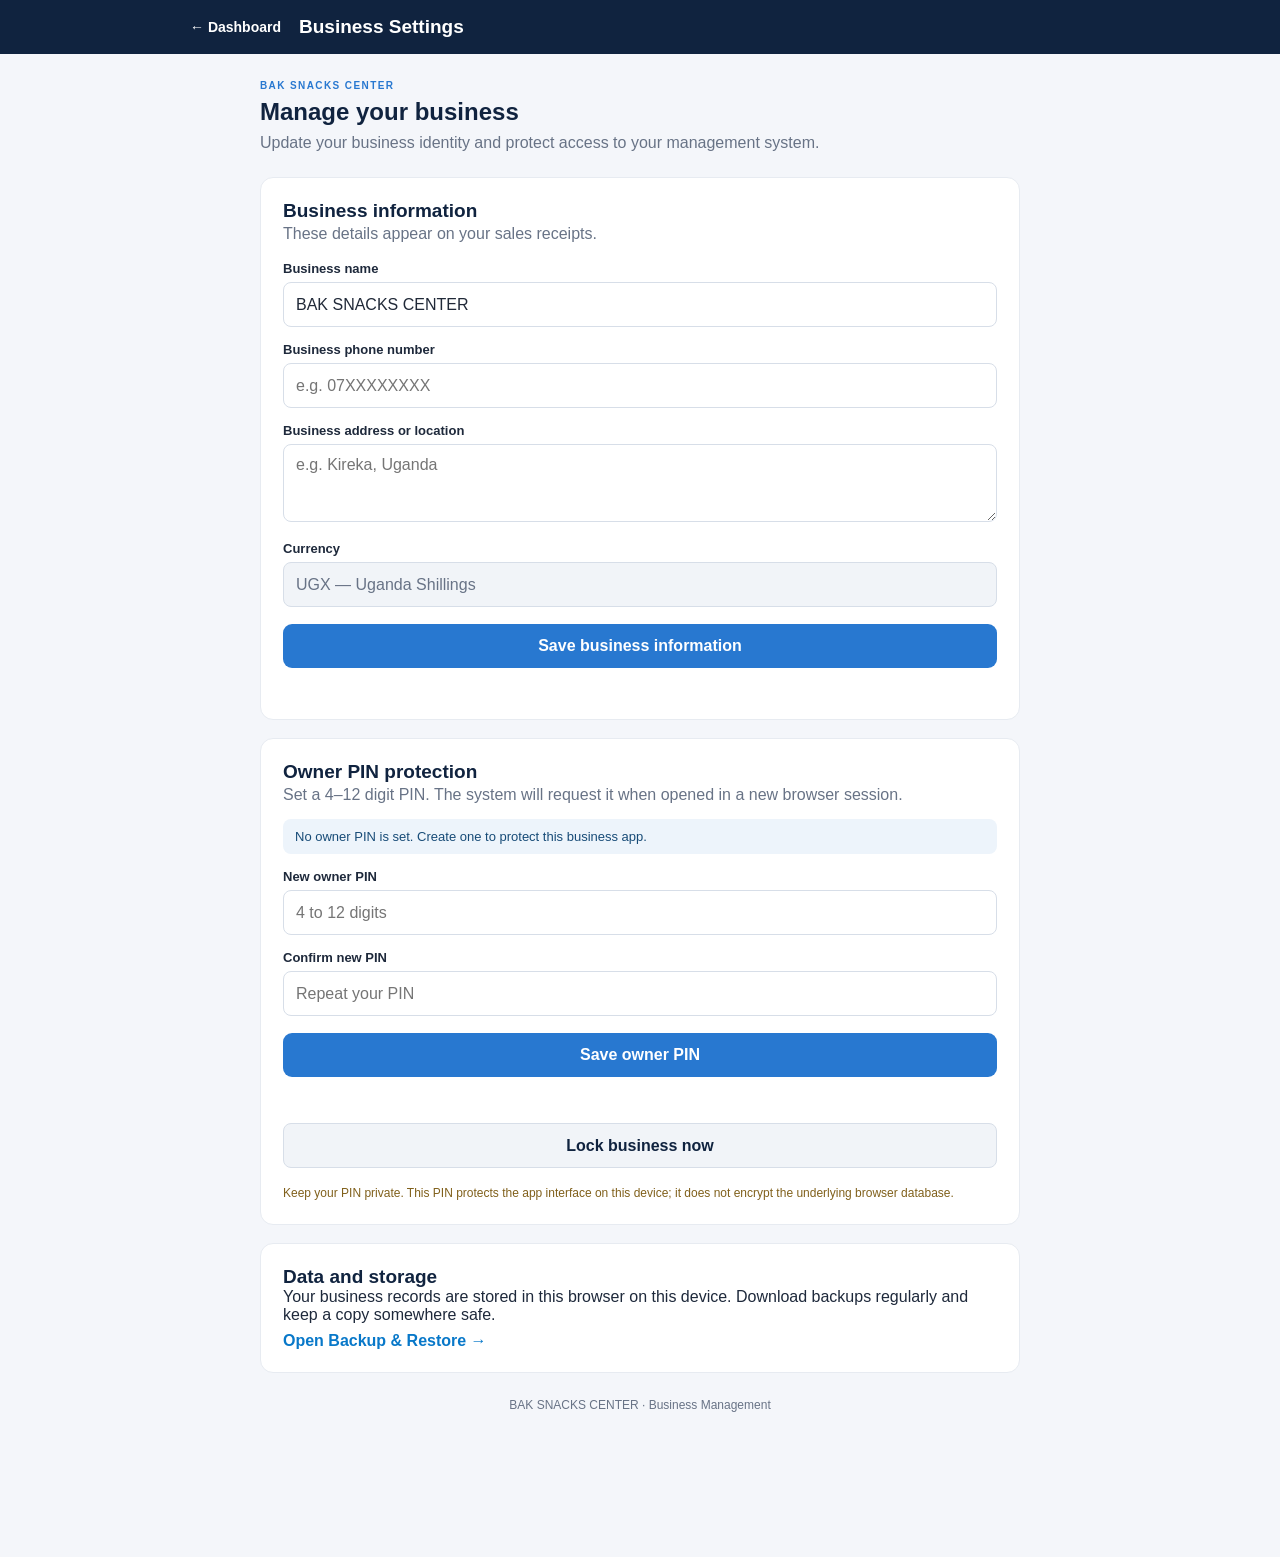
<file: settings.html>
<!DOCTYPE html>
<html lang="en">
<head>
    <meta charset="UTF-8">
    <meta name="viewport" content="width=device-width, initial-scale=1.0">
    <meta name="theme-color" content="#10233f">
    <meta name="description" content="BAK SNACKS CENTER business settings">
    <title>Business Settings | BAK SNACKS CENTER</title>
    <link rel="icon" href="icon.svg" type="image/svg+xml">
    <link rel="stylesheet" href="css/style.css">
    <link rel="stylesheet" href="css/settings.css">
    <link rel="manifest" href="manifest.json">
</head>
<body>
    <header class="settings-topbar">
        <a href="index.html">← Dashboard</a>
        <h1>Business Settings</h1>
    </header>

    <main class="settings-container">
        <section class="settings-intro">
            <p class="eyebrow">BAK SNACKS CENTER</p>
            <h2>Manage your business</h2>
            <p>Update your business identity and protect access to your management system.</p>
        </section>

        <section class="panel settings-panel">
            <h2>Business information</h2>
            <p class="settings-help">These details appear on your sales receipts.</p>

            <form id="business-form">
                <label for="business-name">Business name</label>
                <input id="business-name" type="text" maxlength="80" required>

                <label for="business-phone">Business phone number</label>
                <input id="business-phone" type="tel" maxlength="30" placeholder="e.g. 07XXXXXXXX">

                <label for="business-address">Business address or location</label>
                <textarea id="business-address" rows="3" maxlength="180"
                    placeholder="e.g. Kireka, Uganda"></textarea>

                <label>Currency</label>
                <input type="text" value="UGX — Uganda Shillings" disabled>

                <button class="primary-button full-button" type="submit">
                    Save business information
                </button>
                <p class="settings-message" id="business-message" role="status"></p>
            </form>
        </section>

        <section class="panel settings-panel">
            <h2>Owner PIN protection</h2>
            <p class="settings-help">
                Set a 4–12 digit PIN. The system will request it when opened in a new browser session.
            </p>

            <div class="pin-status" id="pin-status"></div>

            <form id="pin-form">
                <label for="new-pin">New owner PIN</label>
                <input id="new-pin" type="password" inputmode="numeric"
                    pattern="[0-9]{4,12}" minlength="4" maxlength="12"
                    autocomplete="new-password" placeholder="4 to 12 digits" required>

                <label for="confirm-pin">Confirm new PIN</label>
                <input id="confirm-pin" type="password" inputmode="numeric"
                    pattern="[0-9]{4,12}" minlength="4" maxlength="12"
                    autocomplete="new-password" placeholder="Repeat your PIN" required>

                <button class="primary-button full-button" type="submit">
                    Save owner PIN
                </button>
                <p class="settings-message" id="pin-message" role="status"></p>
            </form>

            <button type="button" class="secondary-button full-button" id="lock-button">
                Lock business now
            </button>

            <p class="security-warning">
                Keep your PIN private. This PIN protects the app interface on this device;
                it does not encrypt the underlying browser database.
            </p>
        </section>

        <section class="panel settings-panel">
            <h2>Data and storage</h2>
            <p>
                Your business records are stored in this browser on this device.
                Download backups regularly and keep a copy somewhere safe.
            </p>
            <a class="settings-link" href="backup.html">Open Backup & Restore →</a>
        </section>

        <p class="settings-footer">BAK SNACKS CENTER · Business Management</p>
    </main>

    <script src="js/security.js"></script>
    <script src="js/settings.js"></script>
    <script src="js/pwa.js"></script>
</body>
</html>
</file>
<file: css/style.css>
:root {
    --navy: #10233f;
    --navy-light: #1d385c;
    --blue: #2878d0;
    --orange: #f29b38;
    --background: #f4f6fa;
    --white: #ffffff;
    --text: #1e293b;
    --muted: #78869a;
    --border: #e7ebf1;
    --green: #16865b;
    --red: #d64d4d;
    font-family: Arial, Helvetica, sans-serif;
}

* {
    margin: 0;
    padding: 0;
    box-sizing: border-box;
}

body {
    background: var(--background);
    color: var(--text);
    min-height: 100vh;
    padding-bottom: 85px;
}

button, input, select {
    font: inherit;
}

button {
    cursor: pointer;
}

.topbar {
    background: var(--navy);
    color: white;
    min-height: 82px;
    padding: 15px max(5%, calc((100% - 1180px) / 2));
    display: flex;
    justify-content: space-between;
    align-items: center;
    gap: 16px;
}

.brand {
    display: flex;
    align-items: center;
    gap: 12px;
}

.brand-icon {
    width: 45px;
    height: 45px;
    border-radius: 13px;
    background: var(--orange);
    color: var(--navy);
    display: grid;
    place-items: center;
    font-size: 25px;
    font-weight: 900;
}

.brand h1 {
    font-size: 16px;
    letter-spacing: .5px;
}

.brand p {
    color: #bdc9d9;
    font-size: 12px;
    margin-top: 4px;
}

.status {
    color: #d8e7df;
    font-size: 12px;
    display: flex;
    align-items: center;
    gap: 7px;
}

.status-dot {
    width: 8px;
    height: 8px;
    border-radius: 50%;
    background: #42ce8a;
}

.container {
    width: min(1180px, 90%);
    margin: 30px auto;
}

.welcome {
    display: flex;
    align-items: center;
    justify-content: space-between;
    gap: 15px;
    margin-bottom: 24px;
}

.eyebrow {
    color: var(--blue);
    font-size: 10px;
    font-weight: 800;
    letter-spacing: 1.4px;
    margin-bottom: 7px;
}

.welcome h2 {
    font-size: 27px;
    color: var(--navy);
    margin-bottom: 5px;
}

.muted, .panel-heading p {
    color: var(--muted);
    font-size: 13px;
}

.primary-button {
    border: 0;
    background: var(--blue);
    color: white;
    padding: 13px 19px;
    border-radius: 9px;
    font-weight: 700;
    transition: background .2s, transform .2s;
}

.primary-button:hover {
    background: #1766b8;
    transform: translateY(-1px);
}

.stats-grid {
    display: grid;
    grid-template-columns: repeat(4, 1fr);
    gap: 16px;
    margin-bottom: 20px;
}

.stat-card {
    background: var(--white);
    padding: 21px;
    border: 1px solid var(--border);
    border-radius: 13px;
    min-width: 0;
}

.stat-label, .stat-note {
    display: block;
    color: var(--muted);
    font-size: 12px;
}

.stat-card strong {
    display: block;
    font-size: clamp(17px, 2vw, 24px);
    color: var(--navy);
    margin: 13px 0 8px;
    overflow-wrap: anywhere;
}

.stat-note {
    font-size: 11px;
}

.highlight-card {
    background: var(--navy);
}

.highlight-card .stat-label,
.highlight-card .stat-note {
    color: #c2d0e0;
}

.highlight-card strong {
    color: white;
}

.content-grid {
    display: grid;
    grid-template-columns: 1.15fr .85fr;
    gap: 18px;
    margin-bottom: 20px;
}

.panel {
    background: var(--white);
    border: 1px solid var(--border);
    border-radius: 13px;
    padding: 22px;
    margin-bottom: 20px;
    min-width: 0;
}

.panel-heading {
    display: flex;
    align-items: center;
    justify-content: space-between;
    gap: 12px;
    margin-bottom: 20px;
}

.panel-heading h3 {
    color: var(--navy);
    font-size: 16px;
    margin-bottom: 5px;
}

.panel-heading p {
    font-size: 12px;
}

.action-grid {
    display: grid;
    grid-template-columns: repeat(4, 1fr);
    gap: 12px;
}

.action-button {
    border: 1px solid var(--border);
    background: #fbfcfe;
    border-radius: 10px;
    min-height: 105px;
    padding: 13px 5px;
    color: var(--text);
    font-size: 12px;
    font-weight: 700;
    display: flex;
    flex-direction: column;
    align-items: center;
    justify-content: center;
    gap: 10px;
}

.action-button:hover {
    border-color: var(--blue);
    background: #f3f8ff;
}

.action-icon {
    width: 38px;
    height: 38px;
    border-radius: 11px;
    display: grid;
    place-items: center;
    font-size: 22px;
}

.sale-icon { background: #e8f2ff; color: #2878d0; }
.expense-icon { background: #fff0ed; color: #d65c48; }
.stock-icon { background: #e8f7ef; color: #16865b; }
.history-icon { background: #fff5e7; color: #c47a1c; }

.info-list > div {
    display: flex;
    justify-content: space-between;
    gap: 10px;
    padding: 12px 0;
    border-bottom: 1px solid var(--border);
    font-size: 12px;
}

.info-list > div:last-child {
    border-bottom: 0;
}

.info-list span {
    color: var(--muted);
}

.info-list strong {
    text-align: right;
    font-size: 12px;
}

.text-button {
    border: 0;
    background: transparent;
    color: var(--blue);
    font-weight: 700;
    font-size: 12px;
}

.table-wrap {
    width: 100%;
    overflow-x: auto;
}

table {
    width: 100%;
    border-collapse: collapse;
    text-align: left;
    font-size: 12px;
    min-width: 500px;
}

th {
    color: var(--muted);
    background: #f8f9fc;
    font-weight: 700;
}

th, td {
    padding: 14px 12px;
    border-bottom: 1px solid var(--border);
    white-space: nowrap;
}

td {
    color: var(--text);
}

.stock-badge {
    display: inline-block;
    padding: 5px 8px;
    border-radius: 20px;
    background: #e8f7ef;
    color: var(--green);
    font-size: 10px;
    font-weight: 700;
}

.stock-badge.low {
    background: #fff0ed;
    color: var(--red);
}

.amount-positive {
    color: var(--green);
    font-weight: 700;
}

.amount-negative {
    color: var(--red);
    font-weight: 700;
}

footer {
    text-align: center;
    color: var(--muted);
    font-size: 11px;
    line-height: 1.8;
    padding: 15px 0 25px;
}

.bottom-nav {
    display: none;
}

.app-dialog {
    border: 0;
    border-radius: 16px;
    padding: 25px;
    width: min(440px, calc(100% - 28px));
    margin: auto;
    box-shadow: 0 20px 70px #10233f35;
}

.app-dialog::backdrop {
    background: #101c2d99;
    backdrop-filter: blur(3px);
}

.dialog-heading {
    display: flex;
    align-items: flex-start;
    justify-content: space-between;
    margin-bottom: 22px;
}

.dialog-heading h2 {
    color: var(--navy);
    font-size: 21px;
}

.close-button {
    border: 0;
    background: #f0f2f6;
    border-radius: 50%;
    width: 32px;
    height: 32px;
    font-size: 22px;
    color: var(--text);
}

.app-dialog label {
    display: block;
    font-size: 12px;
    font-weight: 700;
    margin: 15px 0 7px;
    color: var(--text);
}

.app-dialog input,
.app-dialog select {
    width: 100%;
    border: 1px solid #dce2eb;
    background: white;
    border-radius: 8px;
    padding: 12px;
    color: var(--text);
    outline: none;
}

.app-dialog input:focus,
.app-dialog select:focus {
    border-color: var(--blue);
}

.form-total {
    background: #f1f5fa;
    border-radius: 9px;
    padding: 15px;
    margin: 20px 0;
    display: flex;
    justify-content: space-between;
    align-items: center;
}

.form-total strong {
    color: var(--navy);
    font-size: 19px;
}

.full-button {
    width: 100%;
    margin-top: 10px;
}

.form-message {
    font-size: 12px;
    margin-top: 12px;
    color: var(--red);
}

@media (max-width: 850px) {
    .stats-grid {
        grid-template-columns: repeat(2, 1fr);
    }

    .content-grid {
        grid-template-columns: 1fr;
    }
}

@media (max-width: 600px) {
    body {
        padding-bottom: 80px;
    }

    .topbar {
        min-height: 72px;
        padding: 13px 5%;
    }

    .brand h1 {
        font-size: 13px;
    }

    .brand-icon {
        width: 39px;
        height: 39px;
    }

    .status {
        font-size: 10px;
    }

    .container {
        width: 92%;
        margin: 23px auto;
    }

    .welcome {
        align-items: flex-start;
    }

    .welcome h2 {
        font-size: 23px;
    }

    .welcome .primary-button {
        padding: 11px 12px;
        font-size: 11px;
    }

    .stats-grid {
        gap: 10px;
    }

    .stat-card {
        padding: 15px;
        border-radius: 11px;
    }

    .stat-card strong {
        font-size: 17px;
    }

    .action-grid {
        grid-template-columns: repeat(2, 1fr);
    }

    .panel {
        padding: 16px;
    }

    .bottom-nav {
        display: flex;
        position: fixed;
        z-index: 5;
        bottom: 0;
        left: 0;
        right: 0;
        height: 68px;
        background: white;
        border-top: 1px solid var(--border);
        justify-content: space-around;
        align-items: center;
        padding-bottom: env(safe-area-inset-bottom);
    }

    .bottom-nav a,
    .bottom-nav button {
        text-decoration: none;
        border: 0;
        background: transparent;
        color: var(--muted);
        display: flex;
        flex-direction: column;
        align-items: center;
        gap: 4px;
        font-size: 19px;
    }

    .bottom-nav span {
        font-size: 10px;
    }

    .bottom-nav .active {
        color: var(--blue);
        font-weight: 700;
    }
}


/* Sales performance report */
.sales-report-panel { margin-top: 24px; }
.report-filters {
    display: flex;
    flex-wrap: wrap;
    align-items: end;
    gap: 12px;
    margin: 18px 0;
}
.report-filters > div {
    display: grid;
    gap: 6px;
    flex: 1 1 150px;
}
.report-filters label {
    color: #52647d;
    font-size: 12px;
    font-weight: 700;
}
.report-filters input {
    box-sizing: border-box;
    width: 100%;
    min-height: 42px;
    padding: 9px 10px;
    border: 1px solid #d7dfeb;
    border-radius: 9px;
    background: #fff;
    color: #10233f;
    font: inherit;
}
.report-error {
    min-height: 18px;
    margin: 0;
    color: #b42318;
    font-size: 13px;
}
.report-stat-grid {
    display: grid;
    grid-template-columns: repeat(3, minmax(0, 1fr));
    gap: 12px;
    margin: 12px 0 22px;
}
.report-stat {
    display: grid;
    gap: 8px;
    padding: 16px;
    border: 1px solid #e2e8f0;
    border-radius: 12px;
    background: #f8fafc;
}
.report-stat span { color: #52647d; font-size: 12px; }
.report-stat strong {
    color: #10233f;
    font-size: clamp(17px, 3vw, 23px);
    overflow-wrap: anywhere;
}
.report-columns {
    display: grid;
    grid-template-columns: repeat(2, minmax(0, 1fr));
    gap: 22px;
}
.report-block { min-width: 0; margin-top: 12px; }
.report-block h4 {
    margin: 0 0 10px;
    color: #10233f;
    font-size: 15px;
}
.daily-report-block { margin-top: 24px; }
.report-disclaimer {
    margin: 16px 0 0;
    color: #64748b;
    font-size: 12px;
}
@media (max-width: 650px) {
    .report-stat-grid,
    .report-columns { grid-template-columns: 1fr; }
    .report-filters { align-items: stretch; }
}
</file>
<file: css/backup.css>
* {
  box-sizing: border-box;
}

body {
  margin: 0;
  background: #f2f5fa;
  color: #172033;
  font-family: Arial, Helvetica, sans-serif;
  line-height: 1.55;
}

.topbar {
  background: #002060;
  color: white;
  padding: 18px max(18px, calc((100% - 850px) / 2));
}

.back-link {
  display: inline-block;
  color: #bfe8ff;
  text-decoration: none;
  font-weight: 700;
  margin-bottom: 15px;
}

.topbar h1 {
  margin: 0;
  font-size: 21px;
  letter-spacing: .4px;
}

.topbar p {
  margin: 4px 0 0;
  color: #d8e8ff;
  font-size: 14px;
}

.container {
  width: min(100% - 28px, 850px);
  margin: 25px auto 50px;
}

.intro {
  margin-bottom: 22px;
}

.eyebrow {
  color: #0077b6;
  font-size: 12px;
  font-weight: 800;
  letter-spacing: 1.2px;
}

.intro h2 {
  margin: 7px 0;
  font-size: 26px;
}

.intro p,
.panel p,
.panel li {
  color: #586477;
  font-size: 14px;
}

.panel {
  background: white;
  border: 1px solid #e1e7f0;
  border-radius: 15px;
  padding: 22px;
  margin-bottom: 17px;
  box-shadow: 0 5px 18px rgba(15, 35, 70, .045);
}

.panel h2 {
  margin: 5px 0 8px;
  font-size: 19px;
}

.panel-icon {
  font-size: 25px;
}

.primary-button,
.danger-button {
  width: 100%;
  border: 0;
  border-radius: 9px;
  padding: 14px 16px;
  margin-top: 12px;
  color: white;
  font-size: 15px;
  font-weight: 700;
  cursor: pointer;
}

.primary-button {
  background: #006bb6;
}

.danger-button {
  background: #b42318;
}

button:disabled {
  opacity: .45;
  cursor: not-allowed;
}

.file-label {
  display: block;
  margin-top: 15px;
  font-weight: 700;
  font-size: 14px;
}

input[type="file"] {
  display: block;
  width: 100%;
  margin-top: 8px;
  padding: 12px;
  border: 1px dashed #9aabc1;
  border-radius: 9px;
  background: #f8faff;
}

.info-text {
  margin-top: 12px;
  color: #586477;
  font-size: 13px;
  overflow-wrap: anywhere;
}

.warning {
  margin-top: 15px;
  padding: 12px;
  border-radius: 8px;
  background: #fff4e5;
  color: #8a4b08 !important;
}

.panel ul {
  padding-left: 20px;
  margin-bottom: 0;
}

.panel li {
  margin: 8px 0;
}

.status {
  padding: 13px 15px;
  border-radius: 9px;
  background: #e8f1ff;
  color: #174477;
  font-size: 14px;
  overflow-wrap: anywhere;
}

.status.error {
  background: #fff0ef;
  color: #a32118;
}

.status.success {
  background: #e9f8ef;
  color: #176b37;
}

@media (max-width: 480px) {
  .intro h2 {
    font-size: 22px;
  }

  .panel {
    padding: 18px;
  }
}
</file>
<file: css/cashbook.css>
.cashbook-page {
  width: min(1100px, 94%);
  margin: 24px auto 60px;
  color: #172033;
}

.page-header {
  display: flex;
  justify-content: space-between;
  align-items: center;
  gap: 15px;
  margin-bottom: 22px;
}

.page-header h1 {
  margin: 5px 0;
  font-size: clamp(1.5rem, 5vw, 2rem);
}

.page-header p {
  color: #64748b;
  margin: 5px 0;
}

.page-header a {
  color: #00509d;
  text-decoration: none;
  font-weight: 700;
  white-space: nowrap;
}

.eyebrow {
  color: #0077b6 !important;
  font-size: .76rem;
  font-weight: 800;
  letter-spacing: .12em;
}

.summary-grid {
  display: grid;
  grid-template-columns: repeat(4, minmax(0, 1fr));
  gap: 12px;
  margin-bottom: 20px;
}

.summary-grid article,
.panel {
  background: #fff;
  border: 1px solid #e2e8f0;
  border-radius: 14px;
  padding: 17px;
  box-shadow: 0 3px 12px rgba(15, 23, 42, .04);
}

.summary-grid span {
  display: block;
  color: #64748b;
  font-size: .82rem;
}

.summary-grid strong {
  display: block;
  margin-top: 8px;
  font-size: 1.1rem;
  overflow-wrap: anywhere;
}

.panel {
  margin-bottom: 18px;
}

.panel h2 {
  margin: 0 0 16px;
  font-size: 1.12rem;
}

.form-grid {
  display: grid;
  grid-template-columns: repeat(2, minmax(0, 1fr));
  gap: 13px;
  margin-bottom: 14px;
}

.panel label {
  display: flex;
  flex-direction: column;
  gap: 7px;
  margin-bottom: 13px;
  font-size: .87rem;
  font-weight: 600;
  color: #334155;
}

.panel input,
.panel select {
  width: 100%;
  min-width: 0;
  box-sizing: border-box;
  padding: 12px;
  border: 1px solid #cbd5e1;
  border-radius: 9px;
  background: #fff;
  color: #172033;
  font: inherit;
}

.panel button {
  border: 0;
  border-radius: 9px;
  padding: 12px 16px;
  background: #00509d;
  color: #fff;
  font-weight: 700;
  cursor: pointer;
}

.panel .secondary-button {
  background: #e7f1fb;
  color: #00509d;
}

.filters {
  display: grid;
  grid-template-columns: repeat(4, minmax(0, 1fr));
  gap: 10px;
  align-items: end;
  margin-bottom: 15px;
}

.table-wrap {
  overflow-x: auto;
}

.panel table {
  width: 100%;
  min-width: 700px;
  border-collapse: collapse;
  font-size: .83rem;
}

.panel th,
.panel td {
  text-align: left;
  padding: 12px 9px;
  border-bottom: 1px solid #e2e8f0;
}

.panel th {
  background: #f8fafc;
  color: #475569;
}

.cash-in {
  color: #15803d;
  font-weight: 700;
}

.cash-out {
  color: #b91c1c;
  font-weight: 700;
}

.accounting-note {
  color: #64748b;
  font-size: .88rem;
  line-height: 1.6;
}

#entryMessage {
  font-size: .88rem;
  margin-bottom: 0;
}

#entryMessage.success {
  color: #15803d;
}

#entryMessage.error {
  color: #b91c1c;
}

@media (max-width: 700px) {
  .summary-grid {
    grid-template-columns: repeat(2, minmax(0, 1fr));
  }

  .form-grid,
  .filters {
    grid-template-columns: 1fr;
  }

  .page-header {
    align-items: flex-start;
    flex-direction: column;
  }
}
</file>
<file: css/production.css>
.back-link {
    color: white;
    text-decoration: none;
    font-size: 27px;
    width: 38px;
    height: 38px;
    display: grid;
    place-items: center;
    border-radius: 9px;
    background: #ffffff18;
}

.production-stats {
    grid-template-columns: repeat(4, 1fr);
}

.production-flow {
    display: flex;
    align-items: center;
    justify-content: space-around;
    gap: 12px;
}

.flow-step {
    flex: 1;
    min-width: 0;
    display: flex;
    flex-direction: column;
    align-items: center;
    text-align: center;
    gap: 8px;
    padding: 15px 8px;
    border: 1px solid var(--border);
    border-radius: 12px;
    background: #fbfcfe;
}

.flow-step > span {
    width: 34px;
    height: 34px;
    border-radius: 50%;
    display: grid;
    place-items: center;
    background: #e8f2ff;
    color: var(--blue);
    font-weight: 800;
}

.flow-step strong {
    font-size: 12px;
    color: var(--navy);
}

.flow-step small {
    color: var(--muted);
    font-size: 10px;
}

.flow-arrow {
    color: var(--blue);
    font-size: 22px;
}

.materials-title {
    display: flex;
    justify-content: space-between;
    align-items: center;
    gap: 10px;
    margin: 23px 0 12px;
}

.materials-title h3 {
    color: var(--navy);
    font-size: 14px;
    margin-bottom: 4px;
}

.materials-title p {
    color: var(--muted);
    font-size: 11px;
}

.consumption-row {
    display: grid;
    grid-template-columns: minmax(0, 1.5fr) minmax(85px, .8fr) 34px;
    align-items: end;
    gap: 8px;
    margin-bottom: 10px;
}

.consumption-row label {
    margin-top: 0;
}

.remove-row {
    height: 40px;
    border: 0;
    border-radius: 8px;
    background: #fff0ed;
    color: #d64d4d;
    font-size: 18px;
}

.production-summary {
    background: #f1f5fa;
    border-radius: 9px;
    padding: 15px;
    margin: 18px 0 10px;
}

.production-summary > div {
    display: flex;
    justify-content: space-between;
    gap: 10px;
    font-size: 12px;
    padding: 5px 0;
}

.production-summary span {
    color: var(--muted);
}

.production-summary strong {
    color: var(--navy);
    text-align: right;
}

.batch-material-list {
    padding-left: 18px;
    margin: 10px 0;
    color: var(--text);
    font-size: 13px;
    line-height: 1.8;
}

.batch-detail-line {
    padding: 10px 0;
    border-bottom: 1px solid var(--border);
    font-size: 12px;
    display: flex;
    justify-content: space-between;
    gap: 10px;
}

@media (max-width: 850px) {
    .production-stats {
        grid-template-columns: repeat(2, 1fr);
    }
}

@media (max-width: 600px) {
    .production-stats {
        grid-template-columns: repeat(2, 1fr);
    }

    .production-flow {
        flex-direction: column;
    }

    .flow-step {
        width: 100%;
    }

    .flow-arrow {
        transform: rotate(90deg);
    }

    .production-dialog {
        padding: 19px;
    }

    .consumption-row {
        grid-template-columns: minmax(0, 1fr) 95px 32px;
        gap: 6px;
    }

    .consumption-row input,
    .consumption-row select {
        padding: 10px 7px;
        font-size: 12px;
    }
}
</file>
<file: css/purchases.css>
.purchases-page {
  width: min(1100px, 94%);
  margin: 24px auto 60px;
  color: #172033;
}

.purchase-header {
  display: flex;
  justify-content: space-between;
  align-items: center;
  gap: 16px;
  margin-bottom: 22px;
}

.purchase-header h1 {
  margin: 4px 0;
  font-size: clamp(1.5rem, 5vw, 2rem);
}

.purchase-header p {
  margin: 5px 0;
  color: #64748b;
}

.eyebrow {
  color: #0077b6 !important;
  font-size: .76rem;
  font-weight: 800;
  letter-spacing: .12em;
}

.back-link {
  text-decoration: none;
  color: #00509d;
  font-weight: 700;
  white-space: nowrap;
}

.purchase-stats {
  display: grid;
  grid-template-columns: repeat(4, minmax(0, 1fr));
  gap: 12px;
  margin-bottom: 20px;
}

.purchase-stat,
.purchase-panel {
  background: #fff;
  border: 1px solid #e2e8f0;
  border-radius: 14px;
  padding: 17px;
  box-shadow: 0 3px 12px rgba(15, 23, 42, .04);
}

.purchase-stat span {
  display: block;
  color: #64748b;
  font-size: .83rem;
}

.purchase-stat strong {
  display: block;
  margin-top: 8px;
  font-size: 1.15rem;
  overflow-wrap: anywhere;
}

.purchase-panel {
  margin-bottom: 18px;
}

.purchase-panel h2 {
  margin: 0 0 16px;
  font-size: 1.12rem;
}

.purchase-panel h3 {
  margin: 0;
  font-size: 1rem;
}

.purchase-panel label {
  display: flex;
  flex-direction: column;
  gap: 7px;
  color: #334155;
  font-size: .88rem;
  font-weight: 600;
  min-width: 0;
}

.purchase-panel input,
.purchase-panel select {
  width: 100%;
  min-width: 0;
  box-sizing: border-box;
  padding: 12px;
  border: 1px solid #cbd5e1;
  border-radius: 9px;
  background: #fff;
  color: #172033;
  font: inherit;
}

.purchase-panel button {
  border: 0;
  border-radius: 9px;
  padding: 12px 16px;
  background: #00509d;
  color: #fff;
  font-weight: 700;
  cursor: pointer;
}

.purchase-panel button:disabled {
  opacity: .6;
  cursor: not-allowed;
}

.supplier-form,
.payment-form,
.form-grid {
  display: grid;
  grid-template-columns: repeat(2, minmax(0, 1fr));
  gap: 13px;
}

.supplier-form button,
.payment-form button {
  align-self: end;
}

.form-grid {
  margin-bottom: 15px;
}

.section-subheading {
  display: flex;
  justify-content: space-between;
  align-items: center;
  gap: 10px;
  margin: 20px 0 12px;
}

.purchase-panel .secondary-button {
  background: #e7f1fb;
  color: #00509d;
}

.material-line {
  display: grid;
  grid-template-columns: minmax(0, 2fr) minmax(90px, 1fr) minmax(90px, 1fr) auto;
  gap: 9px;
  align-items: end;
  padding: 12px;
  margin-bottom: 10px;
  background: #f8fafc;
  border: 1px solid #e2e8f0;
  border-radius: 10px;
}

.material-line label {
  font-size: .78rem;
}

.material-line .remove-item {
  background: #fee2e2;
  color: #991b1b;
  padding: 10px 12px;
}

.purchase-total {
  display: flex;
  justify-content: space-between;
  align-items: center;
  padding: 15px 0;
  margin: 10px 0 15px;
  border-top: 1px solid #e2e8f0;
  font-weight: 700;
}

.purchase-total strong {
  font-size: 1.2rem;
}

.help-text {
  color: #64748b;
  font-size: .82rem;
  line-height: 1.5;
}

.message {
  margin-top: 10px;
  font-size: .88rem;
  line-height: 1.5;
}

.message.success {
  color: #15803d;
}

.message.error {
  color: #b91c1c;
}

.supplier-list {
  display: grid;
  gap: 8px;
  margin-top: 15px;
}

.supplier-row {
  display: flex;
  justify-content: space-between;
  gap: 12px;
  padding: 11px;
  background: #f8fafc;
  border-radius: 9px;
}

.supplier-row small {
  display: block;
  color: #64748b;
  margin-top: 3px;
}

.table-wrap {
  width: 100%;
  overflow-x: auto;
}

.purchase-panel table {
  width: 100%;
  border-collapse: collapse;
  font-size: .84rem;
  min-width: 650px;
}

.purchase-panel th,
.purchase-panel td {
  padding: 12px 9px;
  text-align: left;
  border-bottom: 1px solid #e2e8f0;
}

.purchase-panel th {
  color: #475569;
  background: #f8fafc;
}

.balance-due {
  color: #b45309;
  font-weight: 700;
}

@media (max-width: 700px) {
  .purchase-stats {
    grid-template-columns: repeat(2, minmax(0, 1fr));
  }

  .purchase-header {
    align-items: flex-start;
    flex-direction: column;
  }

  .supplier-form,
  .payment-form,
  .form-grid {
    grid-template-columns: 1fr;
  }

  .material-line {
    grid-template-columns: 1fr 1fr;
  }

  .material-line label:first-child {
    grid-column: 1 / -1;
  }

  .material-line .remove-item {
    grid-column: 1 / -1;
  }
}
</file>
<file: css/raw-materials.css>
.back-link {
    color: white;
    text-decoration: none;
    font-size: 27px;
    width: 38px;
    height: 38px;
    display: grid;
    place-items: center;
    border-radius: 9px;
    background: #ffffff18;
}

.material-stats {
    grid-template-columns: repeat(4, 1fr);
}

.material-action {
    border: 0;
    background: #eaf2ff;
    color: #1766b8;
    padding: 8px 12px;
    border-radius: 7px;
    font-size: 11px;
    font-weight: 700;
}

.material-action:hover {
    background: #d9e9ff;
}

@media (max-width: 850px) {
    .material-stats {
        grid-template-columns: repeat(2, 1fr);
    }
}

@media (max-width: 600px) {
    .material-stats {
        grid-template-columns: repeat(2, 1fr);
    }

    .material-stats .stat-card {
        padding: 14px;
    }

    .material-stats .stat-card strong {
        font-size: 16px;
    }

    .welcome {
        flex-wrap: wrap;
    }
}
</file>
<file: css/receipt.css>
:root {
    color-scheme: light;
    --navy: #10233f;
    --blue: #0878c9;
    --text: #202938;
    --muted: #687386;
    --line: #e3e8ef;
    --surface: #ffffff;
    --background: #f2f5f9;
}

* {
    box-sizing: border-box;
}

body {
    margin: 0;
    background: var(--background);
    color: var(--text);
    font-family: Arial, Helvetica, sans-serif;
    line-height: 1.5;
}

.receipt-page {
    width: min(100% - 28px, 520px);
    margin: 28px auto;
}

.receipt-navigation {
    margin-bottom: 16px;
}

.receipt-navigation a {
    color: var(--blue);
    text-decoration: none;
    font-weight: 700;
}

.receipt-card {
    padding: 28px;
    background: var(--surface);
    border: 1px solid var(--line);
    border-radius: 16px;
    box-shadow: 0 8px 28px rgba(16, 35, 63, 0.07);
}

.receipt-brand {
    text-align: center;
    padding-bottom: 20px;
    border-bottom: 2px dashed var(--line);
}

.receipt-logo {
    display: inline-grid;
    place-items: center;
    width: 48px;
    height: 48px;
    margin-bottom: 8px;
    border-radius: 12px;
    background: var(--navy);
    color: white;
    font-size: 25px;
    font-weight: 800;
}

.receipt-brand h1 {
    margin: 0;
    color: var(--navy);
    font-size: 21px;
    letter-spacing: 0.5px;
}

.receipt-brand p {
    margin: 4px 0 0;
    color: var(--muted);
    font-size: 12px;
}

.receipt-heading {
    margin: 20px 0 14px;
    text-align: center;
}

.receipt-heading h2 {
    margin: 0;
    font-size: 17px;
    text-transform: uppercase;
    letter-spacing: 1.5px;
}

.receipt-heading p {
    margin: 5px 0 0;
    color: var(--muted);
    font-size: 12px;
    overflow-wrap: anywhere;
}

.receipt-meta {
    display: grid;
    grid-template-columns: 1fr 1fr;
    gap: 12px;
    padding: 14px 0;
    border-bottom: 1px solid var(--line);
}

.meta-item span,
.meta-item strong {
    display: block;
}

.meta-item span {
    color: var(--muted);
    font-size: 11px;
}

.meta-item strong {
    margin-top: 3px;
    font-size: 13px;
    overflow-wrap: anywhere;
}

.receipt-items {
    width: 100%;
    margin: 18px 0;
    border-collapse: collapse;
}

.receipt-items th,
.receipt-items td {
    padding: 10px 4px;
    border-bottom: 1px solid var(--line);
    text-align: left;
    font-size: 12px;
}

.receipt-items th {
    color: var(--muted);
    font-weight: 700;
}

.receipt-items th:last-child,
.receipt-items td:last-child {
    text-align: right;
}

.receipt-total {
    display: flex;
    align-items: center;
    justify-content: space-between;
    gap: 12px;
    padding: 15px 0;
    border-top: 2px solid var(--navy);
    border-bottom: 2px solid var(--navy);
}

.receipt-total span {
    font-weight: 700;
}

.receipt-total strong {
    color: var(--navy);
    font-size: 20px;
}

.receipt-payment {
    padding: 16px 0;
    border-bottom: 1px dashed var(--line);
}

.receipt-payment p {
    display: flex;
    justify-content: space-between;
    gap: 12px;
    margin: 7px 0;
    font-size: 12px;
}

.receipt-payment span {
    color: var(--muted);
}

.receipt-payment strong {
    text-align: right;
    overflow-wrap: anywhere;
}

.receipt-thanks {
    padding-top: 20px;
    text-align: center;
}

.receipt-thanks strong {
    display: block;
    color: var(--navy);
    font-size: 14px;
}

.receipt-thanks p {
    margin: 5px 0 0;
    color: var(--muted);
    font-size: 11px;
}

.receipt-note {
    margin-top: 14px;
    color: var(--muted);
    font-size: 11px;
    text-align: center;
}

.receipt-actions {
    display: grid;
    grid-template-columns: 1fr 1fr;
    gap: 10px;
    margin-top: 16px;
}

.button {
    min-height: 46px;
    padding: 11px 14px;
    border: 0;
    border-radius: 9px;
    font-size: 14px;
    font-weight: 700;
    cursor: pointer;
}

.button-primary {
    background: var(--navy);
    color: white;
}

.button-secondary {
    background: #e5eef8;
    color: var(--navy);
}

.page-footer {
    margin: 20px 0;
    color: var(--muted);
    font-size: 11px;
    text-align: center;
}

.loading-message,
.error-message {
    padding: 25px 5px;
    text-align: center;
}

.error-message {
    color: #b42318;
}

.legacy-note {
    margin-top: 12px;
    padding: 9px;
    border-radius: 7px;
    background: #fff5df;
    color: #76510a;
    font-size: 11px;
}

@media (max-width: 380px) {
    .receipt-card {
        padding: 20px 16px;
    }

    .receipt-actions {
        grid-template-columns: 1fr;
    }
}

@media print {
    @page {
        size: auto;
        margin: 10mm;
    }

    body {
        background: white;
        color: black;
    }

    .receipt-page {
        width: 100%;
        margin: 0;
    }

    .receipt-card {
        padding: 0;
        border: 0;
        border-radius: 0;
        box-shadow: none;
    }

    .no-print {
        display: none !important;
    }

    .receipt-brand h1,
    .receipt-total strong,
    .receipt-thanks strong {
        color: black;
    }

    .receipt-items th,
    .receipt-items td {
        font-size: 10pt;
    }
}
</file>
<file: css/settings.css>
.settings-topbar {
    display: flex;
    align-items: center;
    gap: 18px;
    padding: 16px max(18px, calc((100% - 900px) / 2));
    background: #10233f;
    color: white;
}

.settings-topbar a {
    color: white;
    text-decoration: none;
    font-size: 14px;
    font-weight: 700;
    white-space: nowrap;
}

.settings-topbar h1 {
    margin: 0;
    font-size: 19px;
}

.settings-container {
    width: min(100% - 28px, 760px);
    margin: 26px auto 60px;
}

.settings-intro {
    margin-bottom: 22px;
}

.settings-intro h2 {
    margin: 5px 0;
    color: #10233f;
}

.settings-intro p:last-child,
.settings-help {
    color: #687386;
    line-height: 1.5;
}

.settings-panel {
    margin-bottom: 18px;
    padding: 22px;
}

.settings-panel h2 {
    margin-top: 0;
    color: #10233f;
    font-size: 19px;
}

.settings-panel label {
    display: block;
    margin: 15px 0 6px;
    font-size: 13px;
    font-weight: 700;
}

.settings-panel input,
.settings-panel textarea {
    width: 100%;
    min-height: 45px;
    padding: 11px 12px;
    border: 1px solid #d7dee8;
    border-radius: 8px;
    background: white;
    color: #202938;
    font: inherit;
}

.settings-panel textarea {
    resize: vertical;
}

.settings-panel input:disabled {
    background: #f1f4f8;
    color: #687386;
}

.settings-panel .full-button {
    width: 100%;
    margin-top: 17px;
}

.settings-panel .secondary-button {
    min-height: 45px;
    border: 1px solid #d7dee8;
    border-radius: 8px;
    background: #f1f4f8;
    color: #10233f;
    font-weight: 700;
    cursor: pointer;
}

.settings-message {
    min-height: 20px;
    margin: 9px 0 0;
    font-size: 13px;
}

.pin-status {
    margin: 12px 0;
    padding: 10px 12px;
    border-radius: 8px;
    background: #edf4fb;
    color: #174b77;
    font-size: 13px;
}

.security-warning {
    margin: 16px 0 0;
    color: #80601b;
    font-size: 12px;
    line-height: 1.5;
}

.settings-link {
    display: inline-block;
    margin-top: 8px;
    color: #0878c9;
    font-weight: 700;
    text-decoration: none;
}

.settings-footer {
    margin-top: 25px;
    color: #687386;
    font-size: 12px;
    text-align: center;
}

@media (max-width: 480px) {
    .settings-topbar {
        gap: 12px;
    }

    .settings-topbar h1 {
        font-size: 16px;
    }

    .settings-panel {
        padding: 17px;
    }
}
</file>
